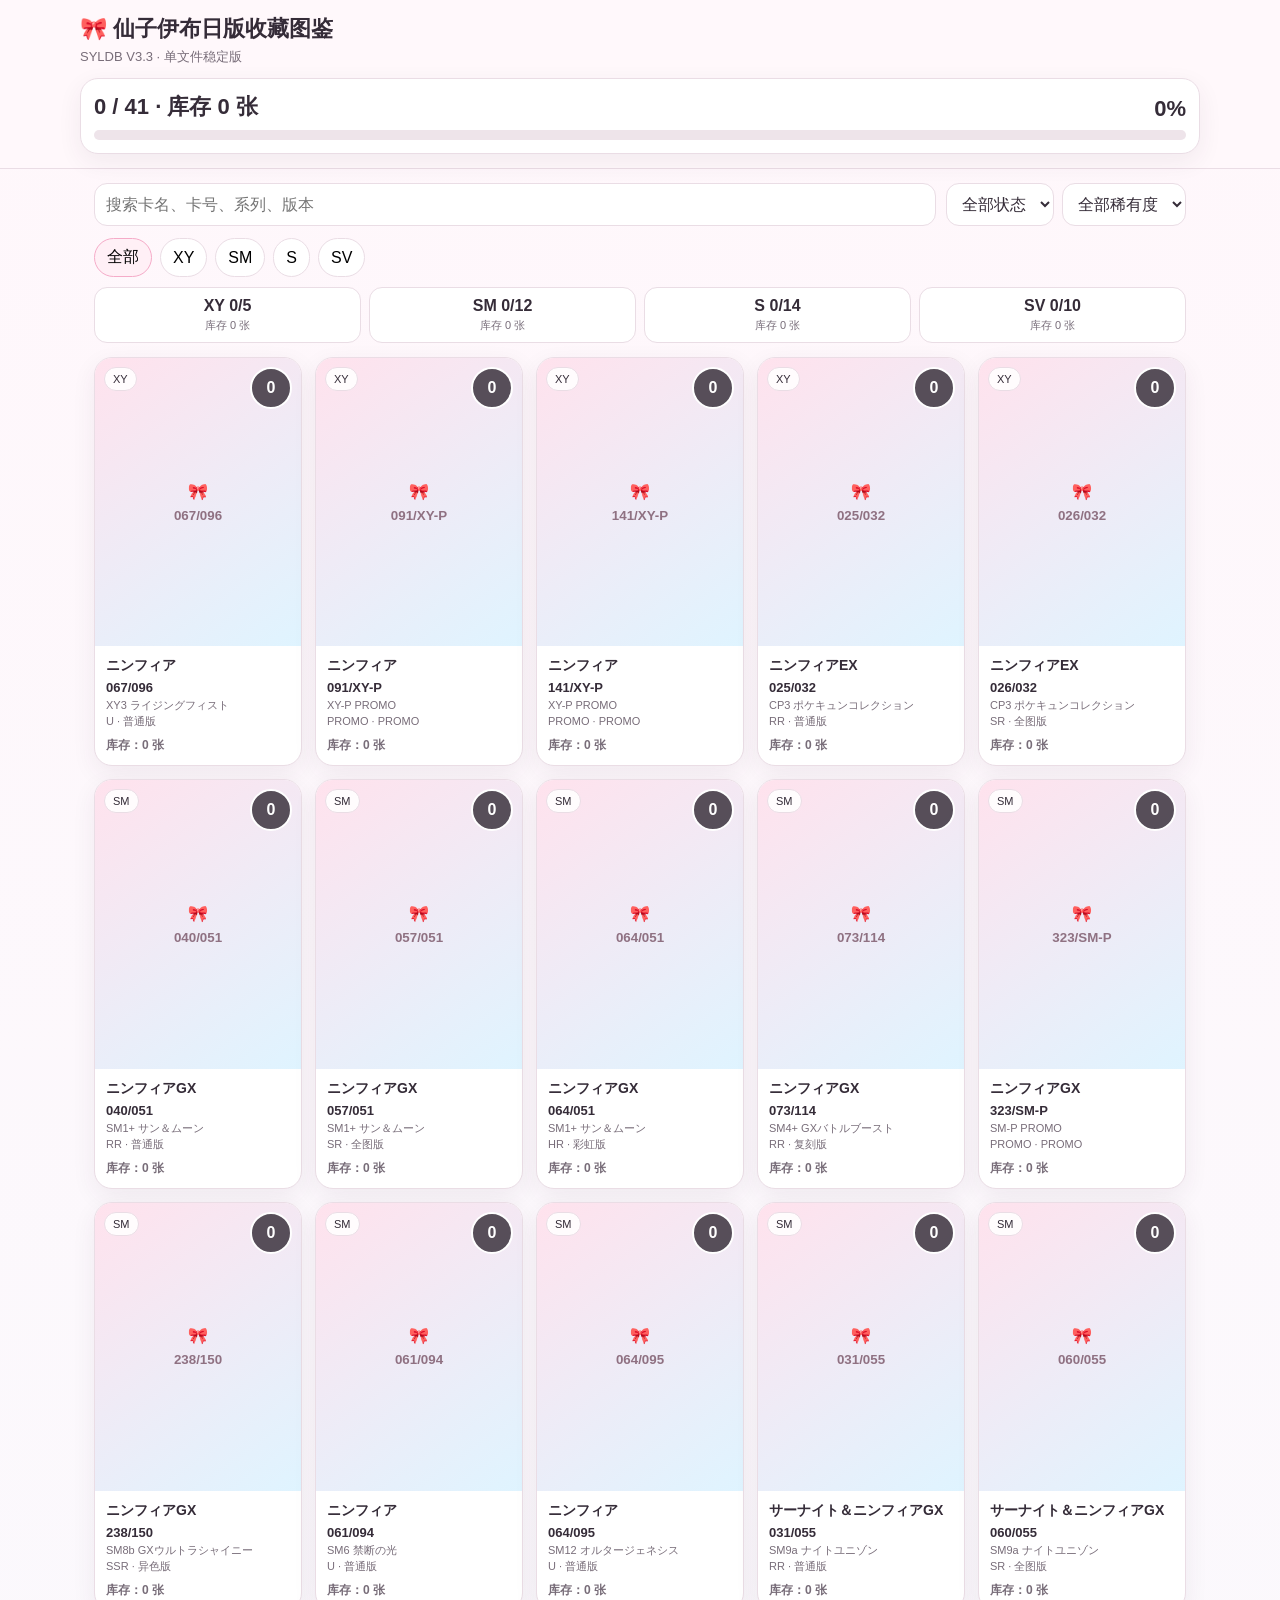
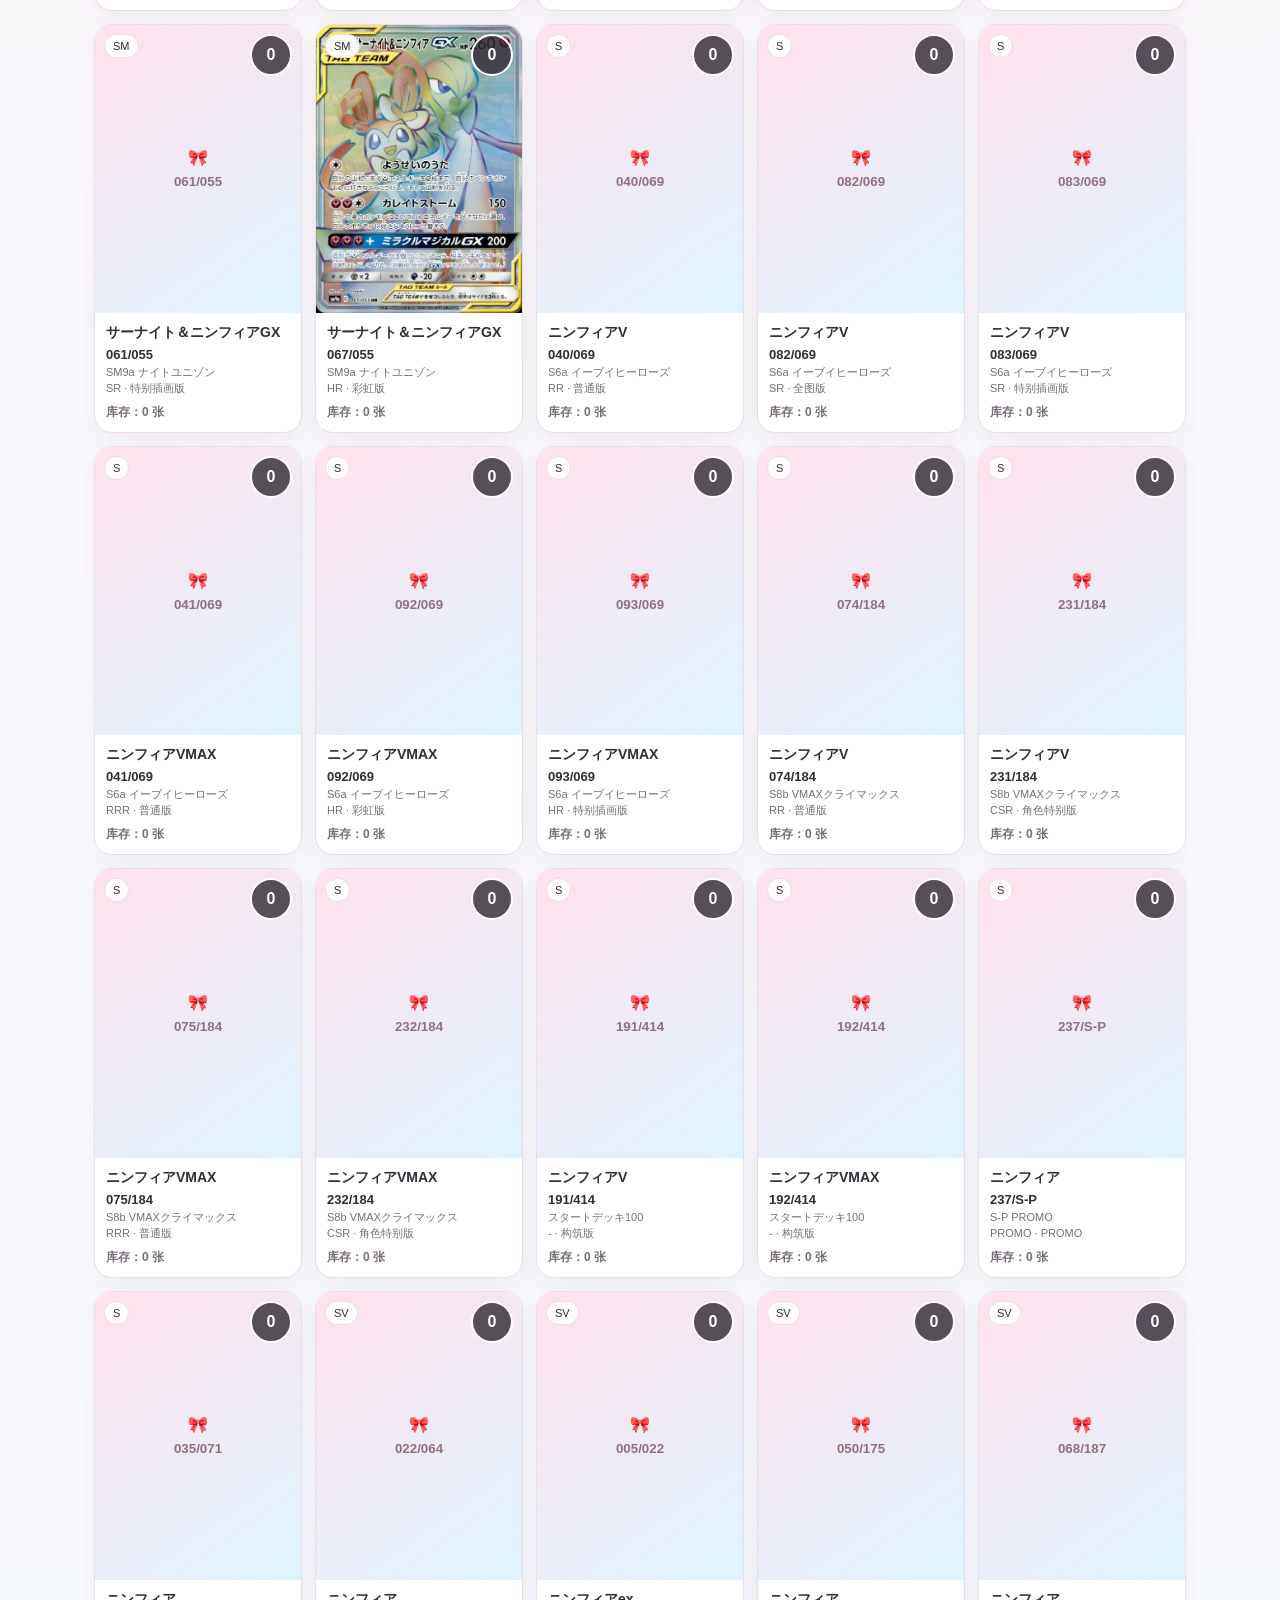
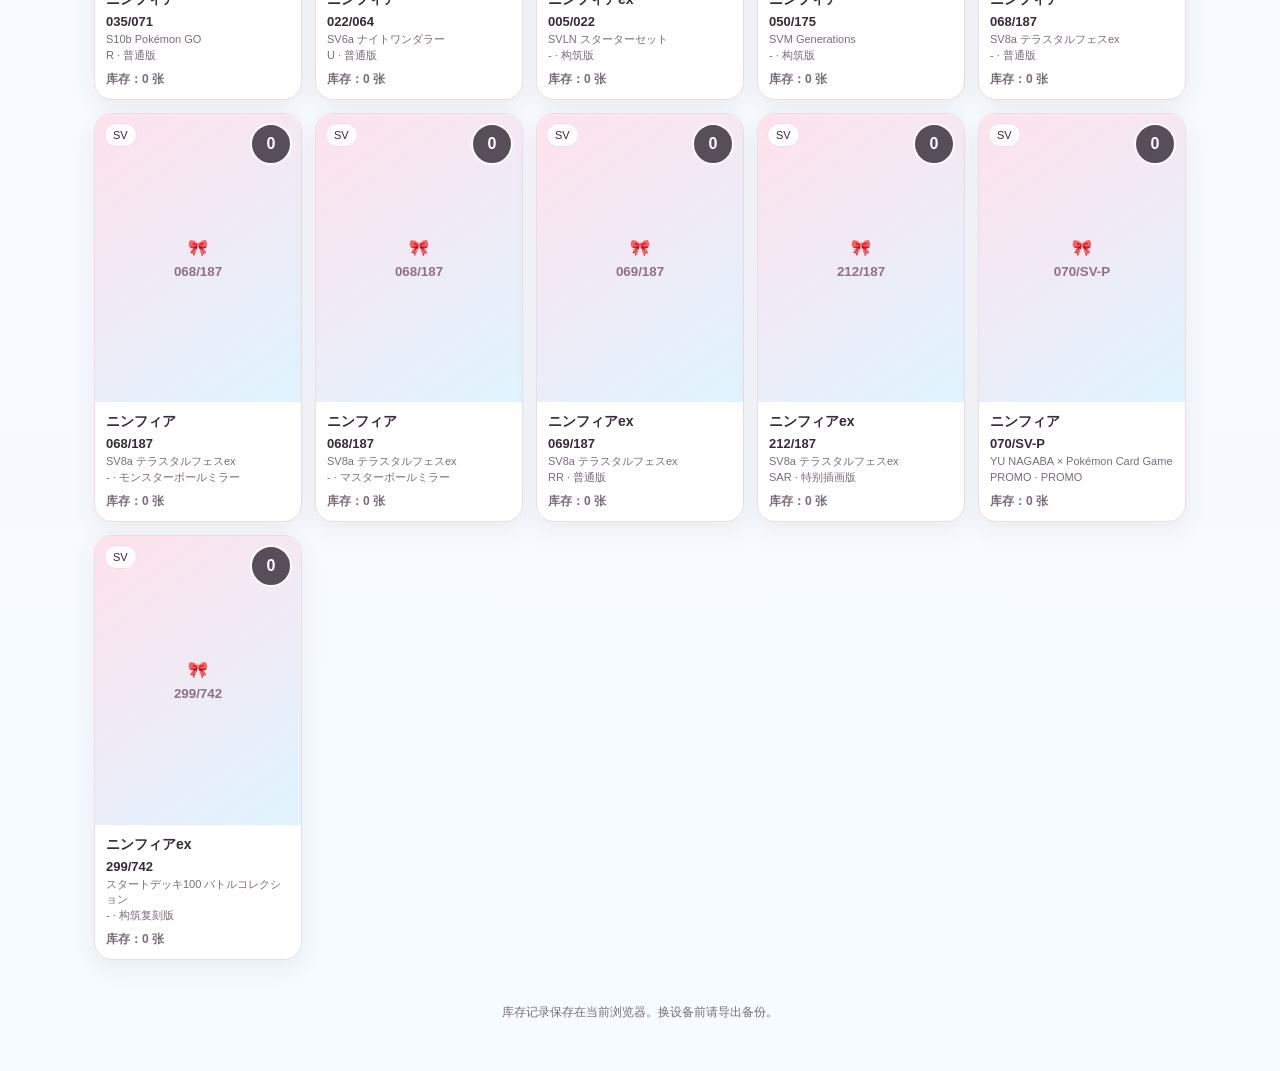
<file: index.html>
<!doctype html>
<html lang="zh-CN">
<head>
<meta charset="utf-8">
<meta name="viewport" content="width=device-width,initial-scale=1,viewport-fit=cover">
<meta name="theme-color" content="#f5abc8">
<title>仙子伊布日版收藏图鉴</title>
<style>
:root{--pink:#f5abc8;--pink-soft:#fff0f6;--blue:#8fd0ec;--ink:#352c38;--muted:#786d79;--line:#eadde5;--bg:#fff8fb;--ok:#3ca66a}
*{box-sizing:border-box}
html,body{margin:0;min-height:100%;font-family:-apple-system,BlinkMacSystemFont,"Segoe UI","Noto Sans SC",sans-serif;background:linear-gradient(180deg,#fff7fb,#f5fbff);color:var(--ink)}
button,input,select{font:inherit}
header{position:sticky;top:0;z-index:20;padding:14px;background:rgba(255,248,251,.93);backdrop-filter:blur(16px);border-bottom:1px solid var(--line)}
.wrap{max-width:1120px;margin:auto}
h1{font-size:22px;margin:0} .sub{margin:4px 0;color:var(--muted);font-size:13px}
.summary{margin-top:12px;background:white;border:1px solid var(--line);border-radius:18px;padding:13px;box-shadow:0 8px 24px rgba(74,45,66,.07)}
.summary-top{display:flex;justify-content:space-between;align-items:end}
#summaryCount{font-size:22px;font-weight:800} #summaryPercent{font-size:22px;font-weight:800}
.progress{height:10px;background:#eee4ea;border-radius:999px;overflow:hidden;margin-top:8px} .progress div{height:100%;width:0;background:linear-gradient(90deg,var(--pink),var(--blue))}
main{max-width:1120px;margin:auto;padding:14px}
.controls{display:grid;grid-template-columns:1fr auto;gap:10px;margin-bottom:12px}
.controls input,.controls select{border:1px solid var(--line);background:white;border-radius:13px;padding:11px;color:var(--ink)}
.filters{display:flex;gap:8px}
.tabs{display:flex;gap:8px;overflow:auto;padding-bottom:10px} .tab{border:1px solid var(--line);background:white;border-radius:999px;padding:8px 12px;white-space:nowrap} .tab.active{background:var(--pink-soft);border-color:var(--pink)}
.stats{display:grid;grid-template-columns:repeat(4,1fr);gap:8px;margin-bottom:14px} .stat{background:white;border:1px solid var(--line);border-radius:13px;padding:9px;text-align:center} .stat b{display:block} .stat span{font-size:11px;color:var(--muted)}
.grid{display:grid;grid-template-columns:repeat(auto-fill,minmax(185px,1fr));gap:13px}
.card{background:white;border:1px solid var(--line);border-radius:18px;overflow:hidden;box-shadow:0 8px 24px rgba(76,45,68,.07);position:relative;cursor:pointer} .card.owned{outline:3px solid rgba(60,166,106,.45)}
.visual{aspect-ratio:2.5/3.5;background:linear-gradient(145deg,#ffe2ed,#dff4ff);display:grid;place-items:center;position:relative;overflow:hidden}
.visual img{position:absolute;inset:0;width:100%;height:100%;object-fit:contain}
.placeholder{text-align:center;font-weight:800;color:#8f7182} .placeholder small{display:block;margin-top:7px}
.badge{position:absolute;top:9px;left:9px;padding:5px 8px;background:rgba(255,255,255,.9);border:1px solid var(--line);border-radius:999px;font-size:11px;z-index:2}
.stock-badge{position:absolute;top:9px;right:9px;width:42px;height:42px;border-radius:50%;border:2px solid white;background:rgba(53,44,56,.82);color:white;font-weight:800;z-index:3}
.card.owned .stock-badge{background:var(--ok)}
.body{padding:11px} .name{font-size:14px;font-weight:800} .number{font-size:13px;font-weight:700;margin-top:5px} .meta{font-size:11px;color:var(--muted);line-height:1.45;margin-top:3px} .stock-text{margin-top:7px;font-size:12px;font-weight:700;color:var(--ok)} .stock-text.zero{color:var(--muted)}
.modal{position:fixed;inset:0;z-index:999;background:rgba(38,26,37,.52);display:grid;place-items:center;padding:16px}
.modal[hidden]{display:none}
.panel{position:relative;width:min(620px,96vw);max-height:94vh;overflow:auto;background:white;border-radius:24px;padding:18px;box-shadow:0 30px 80px rgba(0,0,0,.28)}
.close{position:absolute;top:12px;right:12px;z-index:10000;width:46px;height:46px;border-radius:50%;border:1px solid rgba(0,0,0,.08);background:white;box-shadow:0 8px 24px rgba(0,0,0,.18);font-size:28px;line-height:1;display:grid;place-items:center;cursor:pointer}
.stage{perspective:1200px;display:grid;place-items:center;padding:8px 0 14px}
.float-card{position:relative;width:min(380px,78vw);aspect-ratio:2.5/3.5;transform-style:preserve-3d;transition:transform .2s ease;filter:drop-shadow(0 26px 32px rgba(57,35,53,.32));border-radius:18px}
.float-card.active{transition:none}
.float-card img{width:100%;height:100%;object-fit:contain;border-radius:18px;display:block}
.glare{position:absolute;inset:0;border-radius:18px;pointer-events:none;background:radial-gradient(circle at var(--gx,50%) var(--gy,50%),rgba(255,255,255,.45),rgba(255,255,255,.08) 22%,transparent 48%);mix-blend-mode:screen;opacity:.75}
.detail-title{margin:4px 0} .detail-number{font-weight:800}
dl{display:grid;grid-template-columns:auto 1fr;gap:8px 14px;font-size:14px} dt{color:var(--muted)} dd{margin:0}
.inventory{margin-top:16px;border:1px solid var(--line);background:#fff8fb;border-radius:16px;padding:14px}
.inventory-label{text-align:center;font-size:13px;color:var(--muted);margin-bottom:10px}
.inventory-controls{display:grid;grid-template-columns:54px 1fr 54px;align-items:center;gap:12px}
.stock-btn{width:54px;height:54px;border-radius:50%;border:1px solid var(--line);background:white;font-size:28px} #modalStock{text-align:center;font-size:34px;font-weight:800}
footer{text-align:center;padding:30px 15px 50px;color:var(--muted);font-size:12px}
@media(max-width:720px){.controls{grid-template-columns:1fr}.filters{display:grid;grid-template-columns:1fr 1fr}.stats{grid-template-columns:repeat(2,1fr)}.grid{grid-template-columns:repeat(2,minmax(0,1fr));gap:10px}.modal{padding:0;align-items:end}.panel{width:100%;max-height:97vh;border-radius:24px 24px 0 0}.float-card{width:min(360px,82vw)}}
</style>
</head>
<body>
<header><div class="wrap">
<h1>🎀 仙子伊布日版收藏图鉴</h1><div class="sub">SYLDB V3.3 · 单文件稳定版</div>
<div class="summary"><div class="summary-top"><div id="summaryCount">0 / 0</div><div id="summaryPercent">0%</div></div><div class="progress"><div id="bar"></div></div></div>
</div></header>
<main>
<div class="controls"><input id="search" placeholder="搜索卡名、卡号、系列、版本"><div class="filters"><select id="status"><option value="all">全部状态</option><option value="owned">有库存</option><option value="missing">无库存</option></select><select id="rarity"><option value="all">全部稀有度</option></select></div></div>
<div id="tabs" class="tabs"></div><div id="stats" class="stats"></div><section id="grid" class="grid"></section>
</main>
<div id="modal" class="modal" hidden>
<div class="panel" id="panel">
<button id="closeBtn" class="close" type="button" aria-label="关闭">×</button>
<div class="stage"><div id="floatCard" class="float-card"><img id="modalImg"><div class="glare"></div></div></div>
<h2 id="modalName" class="detail-title"></h2><div id="modalNumber" class="detail-number"></div><dl id="meta"></dl>
<div class="inventory"><div class="inventory-label">当前库存</div><div class="inventory-controls"><button id="minus" class="stock-btn">−</button><div id="modalStock">0</div><button id="plus" class="stock-btn">＋</button></div></div>
</div></div>
<footer>库存记录保存在当前浏览器。换设备前请导出备份。</footer>
<script>
const CARDS=[{"id": "SYL-0001", "era": "XY", "name_ja": "ニンフィア", "card_number": "067/096", "set_name": "XY3 ライジングフィスト", "rarity": "U", "variant": "普通版", "is_promo": "否", "is_pokeball_mirror": "否", "is_masterball_mirror": "否", "is_first_edition_split": "否", "source_url": "https://www.pokemon-card.com/card-search/details.php/card/30442", "owned": false, "notes": "", "image_url": "https://www.pokemon-card.com/assets/images/card_images/large/XY3/030442_P_NINFIA.jpg", "release_date": ""}, {"id": "SYL-0002", "era": "XY", "name_ja": "ニンフィア", "card_number": "091/XY-P", "set_name": "XY-P PROMO", "rarity": "PROMO", "variant": "PROMO", "is_promo": "是", "is_pokeball_mirror": "否", "is_masterball_mirror": "否", "is_first_edition_split": "否", "source_url": "", "owned": false, "notes": "", "image_url": "https://www.pokemon-card.com/assets/images/card_images/large/XYP/030656_P_NINFIA.jpg", "release_date": ""}, {"id": "SYL-0003", "era": "XY", "name_ja": "ニンフィア", "card_number": "141/XY-P", "set_name": "XY-P PROMO", "rarity": "PROMO", "variant": "PROMO", "is_promo": "是", "is_pokeball_mirror": "否", "is_masterball_mirror": "否", "is_first_edition_split": "否", "source_url": "", "owned": false, "notes": "", "image_url": "https://www.pokemon-card.com/assets/images/card_images/large/XYP/031088_P_NINFIA.jpg", "release_date": ""}, {"id": "SYL-0006", "era": "XY", "name_ja": "ニンフィアEX", "card_number": "025/032", "set_name": "CP3 ポケキュンコレクション", "rarity": "RR", "variant": "普通版", "is_promo": "否", "is_pokeball_mirror": "否", "is_masterball_mirror": "否", "is_first_edition_split": "否", "source_url": "", "owned": false, "notes": "", "image_url": "https://www.pokemon-card.com/assets/images/card_images/large/CP3/031625_P_NINFIAEX.jpg", "release_date": ""}, {"id": "SYL-0007", "era": "XY", "name_ja": "ニンフィアEX", "card_number": "026/032", "set_name": "CP3 ポケキュンコレクション", "rarity": "SR", "variant": "全图版", "is_promo": "否", "is_pokeball_mirror": "否", "is_masterball_mirror": "否", "is_first_edition_split": "否", "source_url": "", "owned": false, "notes": "", "image_url": "https://www.pokemon-card.com/assets/images/card_images/large/CP3/031626_P_NINFIAEX.jpg", "release_date": ""}, {"id": "SYL-0008", "era": "SM", "name_ja": "ニンフィアGX", "card_number": "040/051", "set_name": "SM1+ サン＆ムーン", "rarity": "RR", "variant": "普通版", "is_promo": "否", "is_pokeball_mirror": "否", "is_masterball_mirror": "否", "is_first_edition_split": "否", "source_url": "", "owned": false, "notes": "", "image_url": "https://www.pokemon-card.com/assets/images/card_images/large/SM1p/033269_P_NINFIAGX.jpg", "release_date": ""}, {"id": "SYL-0009", "era": "SM", "name_ja": "ニンフィアGX", "card_number": "057/051", "set_name": "SM1+ サン＆ムーン", "rarity": "SR", "variant": "全图版", "is_promo": "否", "is_pokeball_mirror": "否", "is_masterball_mirror": "否", "is_first_edition_split": "否", "source_url": "", "owned": false, "notes": "", "image_url": "https://www.pokemon-card.com/assets/images/card_images/large/SM1p/035628_P_NINFIAGX.jpg", "release_date": ""}, {"id": "SYL-0010", "era": "SM", "name_ja": "ニンフィアGX", "card_number": "064/051", "set_name": "SM1+ サン＆ムーン", "rarity": "HR", "variant": "彩虹版", "is_promo": "否", "is_pokeball_mirror": "否", "is_masterball_mirror": "否", "is_first_edition_split": "否", "source_url": "", "owned": false, "notes": "", "image_url": "https://www.hareruya2.com/cdn/shop/products/gxhr064051sm1p-2-8750547.jpg?v=1784224094&width=1946", "release_date": ""}, {"id": "SYL-0011", "era": "SM", "name_ja": "ニンフィアGX", "card_number": "073/114", "set_name": "SM4+ GXバトルブースト", "rarity": "RR", "variant": "复刻版", "is_promo": "否", "is_pokeball_mirror": "否", "is_masterball_mirror": "否", "is_first_edition_split": "否", "source_url": "", "owned": false, "notes": "", "image_url": "https://www.pokemon-card.com/assets/images/card_images/large/SM4p/034301_P_NINFIAGX.jpg", "release_date": ""}, {"id": "SYL-0012", "era": "SM", "name_ja": "ニンフィアGX", "card_number": "323/SM-P", "set_name": "SM-P PROMO", "rarity": "PROMO", "variant": "PROMO", "is_promo": "是", "is_pokeball_mirror": "否", "is_masterball_mirror": "否", "is_first_edition_split": "否", "source_url": "", "owned": false, "notes": "", "image_url": "https://www.pokemon-card.com/assets/images/card_images/large/SMP/036432_P_NINFIAGX.jpg", "release_date": ""}, {"id": "SYL-0013", "era": "SM", "name_ja": "ニンフィアGX", "card_number": "238/150", "set_name": "SM8b GXウルトラシャイニー", "rarity": "SSR", "variant": "异色版", "is_promo": "否", "is_pokeball_mirror": "否", "is_masterball_mirror": "否", "is_first_edition_split": "否", "source_url": "", "owned": false, "notes": "", "image_url": "https://www.pokemon-card.com/assets/images/card_images/large/SM8b/036127_P_NINFIAGX.jpg", "release_date": ""}, {"id": "SYL-0014", "era": "SM", "name_ja": "ニンフィア", "card_number": "061/094", "set_name": "SM6 禁断の光", "rarity": "U", "variant": "普通版", "is_promo": "否", "is_pokeball_mirror": "否", "is_masterball_mirror": "否", "is_first_edition_split": "否", "source_url": "", "owned": false, "notes": "", "image_url": "https://www.pokemon-card.com/assets/images/card_images/large/SM6/034735_P_NINFIA.jpg", "release_date": ""}, {"id": "SYL-0015", "era": "SM", "name_ja": "ニンフィア", "card_number": "064/095", "set_name": "SM12 オルタージェネシス", "rarity": "U", "variant": "普通版", "is_promo": "否", "is_pokeball_mirror": "否", "is_masterball_mirror": "否", "is_first_edition_split": "否", "source_url": "", "owned": false, "notes": "", "image_url": "https://www.pokemon-card.com/assets/images/card_images/large/SM12/037128_P_NINFIA.jpg", "release_date": ""}, {"id": "SYL-0016", "era": "SM", "name_ja": "サーナイト＆ニンフィアGX", "card_number": "031/055", "set_name": "SM9a ナイトユニゾン", "rarity": "RR", "variant": "普通版", "is_promo": "否", "is_pokeball_mirror": "否", "is_masterball_mirror": "否", "is_first_edition_split": "否", "source_url": "https://www.pokemon-card.com/card-search/details.php/card/36176", "owned": false, "notes": "", "image_url": "https://www.pokemon-card.com/assets/images/card_images/large/SM9a/036176_P_SANAITONINFIAGX.jpg", "release_date": ""}, {"id": "SYL-0017", "era": "SM", "name_ja": "サーナイト＆ニンフィアGX", "card_number": "060/055", "set_name": "SM9a ナイトユニゾン", "rarity": "SR", "variant": "全图版", "is_promo": "否", "is_pokeball_mirror": "否", "is_masterball_mirror": "否", "is_first_edition_split": "否", "source_url": "", "owned": false, "notes": "", "image_url": "https://www.pokemon-card.com/assets/images/card_images/large/SM9a/036316_P_SANAITONINFIAGX.jpg", "release_date": ""}, {"id": "SYL-0018", "era": "SM", "name_ja": "サーナイト＆ニンフィアGX", "card_number": "061/055", "set_name": "SM9a ナイトユニゾン", "rarity": "SR", "variant": "特别插画版", "is_promo": "否", "is_pokeball_mirror": "否", "is_masterball_mirror": "否", "is_first_edition_split": "否", "source_url": "https://www.pokemon-card.com/card-search/details.php/card/36317", "owned": false, "notes": "", "image_url": "https://www.pokemon-card.com/assets/images/card_images/large/SM9a/036317_P_SANAITONINFIAGX.jpg", "release_date": ""}, {"id": "SYL-0019", "era": "SM", "name_ja": "サーナイト＆ニンフィアGX", "card_number": "067/055", "set_name": "SM9a ナイトユニゾン", "rarity": "HR", "variant": "彩虹版", "is_promo": "否", "is_pokeball_mirror": "否", "is_masterball_mirror": "否", "is_first_edition_split": "否", "source_url": "", "owned": false, "notes": "", "image_url": "[data-uri]", "release_date": ""}, {"id": "SYL-0020", "era": "S", "name_ja": "ニンフィアV", "card_number": "040/069", "set_name": "S6a イーブイヒーローズ", "rarity": "RR", "variant": "普通版", "is_promo": "否", "is_pokeball_mirror": "否", "is_masterball_mirror": "否", "is_first_edition_split": "否", "source_url": "", "owned": false, "notes": "", "image_url": "https://www.pokemon-card.com/assets/images/card_images/large/S6a/039624_P_NINFIAV.jpg", "release_date": ""}, {"id": "SYL-0021", "era": "S", "name_ja": "ニンフィアV", "card_number": "082/069", "set_name": "S6a イーブイヒーローズ", "rarity": "SR", "variant": "全图版", "is_promo": "否", "is_pokeball_mirror": "否", "is_masterball_mirror": "否", "is_first_edition_split": "否", "source_url": "", "owned": false, "notes": "", "image_url": "https://www.pokemon-card.com/assets/images/card_images/large/S6a/039894_P_NINFIAV.jpg", "release_date": ""}, {"id": "SYL-0022", "era": "S", "name_ja": "ニンフィアV", "card_number": "083/069", "set_name": "S6a イーブイヒーローズ", "rarity": "SR", "variant": "特别插画版", "is_promo": "否", "is_pokeball_mirror": "否", "is_masterball_mirror": "否", "is_first_edition_split": "否", "source_url": "", "owned": false, "notes": "", "image_url": "https://www.pokemon-card.com/assets/images/card_images/large/S6a/039895_P_NINFIAV.jpg", "release_date": ""}, {"id": "SYL-0023", "era": "S", "name_ja": "ニンフィアVMAX", "card_number": "041/069", "set_name": "S6a イーブイヒーローズ", "rarity": "RRR", "variant": "普通版", "is_promo": "否", "is_pokeball_mirror": "否", "is_masterball_mirror": "否", "is_first_edition_split": "否", "source_url": "", "owned": false, "notes": "", "image_url": "https://www.pokemon-card.com/assets/images/card_images/large/S6a/039625_P_NINFIAVMAX.jpg", "release_date": ""}, {"id": "SYL-0024", "era": "S", "name_ja": "ニンフィアVMAX", "card_number": "092/069", "set_name": "S6a イーブイヒーローズ", "rarity": "HR", "variant": "彩虹版", "is_promo": "否", "is_pokeball_mirror": "否", "is_masterball_mirror": "否", "is_first_edition_split": "否", "source_url": "", "owned": false, "notes": "", "image_url": "https://pokemon.fukufukutoreka.com/html/upload/save_image/0516142542_664598d651fcc.jpg", "release_date": ""}, {"id": "SYL-0025", "era": "S", "name_ja": "ニンフィアVMAX", "card_number": "093/069", "set_name": "S6a イーブイヒーローズ", "rarity": "HR", "variant": "特别插画版", "is_promo": "否", "is_pokeball_mirror": "否", "is_masterball_mirror": "否", "is_first_edition_split": "否", "source_url": "", "owned": false, "notes": "", "image_url": "https://pokemon.fukufukutoreka.com/html/upload/save_image/1002213453_66fd3ded5fd92.jpg", "release_date": ""}, {"id": "SYL-0026", "era": "S", "name_ja": "ニンフィアV", "card_number": "074/184", "set_name": "S8b VMAXクライマックス", "rarity": "RR", "variant": "普通版", "is_promo": "否", "is_pokeball_mirror": "否", "is_masterball_mirror": "否", "is_first_edition_split": "否", "source_url": "https://www.pokemon-card.com/card-search/details.php/card/40223", "owned": false, "notes": "", "image_url": "https://www.pokemon-card.com/assets/images/card_images/large/S8b/040223_P_NINFUIAV.jpg", "release_date": ""}, {"id": "SYL-0027", "era": "S", "name_ja": "ニンフィアV", "card_number": "231/184", "set_name": "S8b VMAXクライマックス", "rarity": "CSR", "variant": "角色特别版", "is_promo": "否", "is_pokeball_mirror": "否", "is_masterball_mirror": "否", "is_first_edition_split": "否", "source_url": "", "owned": false, "notes": "", "image_url": "https://www.pokemon-card.com/assets/images/card_images/large/S8b/041059_P_NINFUIAV.jpg", "release_date": ""}, {"id": "SYL-0028", "era": "S", "name_ja": "ニンフィアVMAX", "card_number": "075/184", "set_name": "S8b VMAXクライマックス", "rarity": "RRR", "variant": "普通版", "is_promo": "否", "is_pokeball_mirror": "否", "is_masterball_mirror": "否", "is_first_edition_split": "否", "source_url": "", "owned": false, "notes": "", "image_url": "https://www.pokemon-card.com/assets/images/card_images/large/S8b/040224_P_NINFUIAVMAX.jpg", "release_date": ""}, {"id": "SYL-0029", "era": "S", "name_ja": "ニンフィアVMAX", "card_number": "232/184", "set_name": "S8b VMAXクライマックス", "rarity": "CSR", "variant": "角色特别版", "is_promo": "否", "is_pokeball_mirror": "否", "is_masterball_mirror": "否", "is_first_edition_split": "否", "source_url": "", "owned": false, "notes": "", "image_url": "https://www.pokemon-card.com/assets/images/card_images/large/S8b/041060_P_NINFUIAVMAX.jpg", "release_date": ""}, {"id": "SYL-0030", "era": "S", "name_ja": "ニンフィアV", "card_number": "191/414", "set_name": "スタートデッキ100", "rarity": "-", "variant": "构筑版", "is_promo": "否", "is_pokeball_mirror": "否", "is_masterball_mirror": "否", "is_first_edition_split": "否", "source_url": "", "owned": false, "notes": "", "image_url": "https://www.pokemon-card.com/assets/images/card_images/large/SI/040672_P_NINFUIAV.jpg", "release_date": ""}, {"id": "SYL-0031", "era": "S", "name_ja": "ニンフィアVMAX", "card_number": "192/414", "set_name": "スタートデッキ100", "rarity": "-", "variant": "构筑版", "is_promo": "否", "is_pokeball_mirror": "否", "is_masterball_mirror": "否", "is_first_edition_split": "否", "source_url": "", "owned": false, "notes": "", "image_url": "https://www.pokemon-card.com/assets/images/card_images/large/SI/040398_P_NINFUIAVMAX.jpg", "release_date": ""}, {"id": "SYL-0032", "era": "S", "name_ja": "ニンフィア", "card_number": "237/S-P", "set_name": "S-P PROMO", "rarity": "PROMO", "variant": "PROMO", "is_promo": "是", "is_pokeball_mirror": "否", "is_masterball_mirror": "否", "is_first_edition_split": "否", "source_url": "", "owned": false, "notes": "", "image_url": "https://www.pokemon-card.com/assets/images/card_images/large/S-P/040148_P_NINFUIA.jpg", "release_date": ""}, {"id": "SYL-0033", "era": "S", "name_ja": "ニンフィア", "card_number": "035/071", "set_name": "S10b Pokémon GO", "rarity": "R", "variant": "普通版", "is_promo": "否", "is_pokeball_mirror": "否", "is_masterball_mirror": "否", "is_first_edition_split": "否", "source_url": "", "owned": false, "notes": "", "image_url": "https://www.pokemon-card.com/assets/images/card_images/large/S10b/041716_P_NINFUIA.jpg", "release_date": ""}, {"id": "SYL-0034", "era": "SV", "name_ja": "ニンフィア", "card_number": "022/064", "set_name": "SV6a ナイトワンダラー", "rarity": "U", "variant": "普通版", "is_promo": "否", "is_pokeball_mirror": "否", "is_masterball_mirror": "否", "is_first_edition_split": "否", "source_url": "", "owned": false, "notes": "", "image_url": "https://www.pokemon-card.com/assets/images/card_images/large/SV6a/045897_P_NINFUIA.jpg", "release_date": ""}, {"id": "SYL-0035", "era": "SV", "name_ja": "ニンフィアex", "card_number": "005/022", "set_name": "SVLN スターターセット", "rarity": "-", "variant": "构筑版", "is_promo": "否", "is_pokeball_mirror": "否", "is_masterball_mirror": "否", "is_first_edition_split": "否", "source_url": "https://www.pokemon-card.com/card-search/details.php/card/46210", "owned": false, "notes": "", "image_url": "https://www.pokemon-card.com/assets/images/card_images/large/SVLN/046210_P_NINFUIAEX.jpg", "release_date": ""}, {"id": "SYL-0036", "era": "SV", "name_ja": "ニンフィア", "card_number": "050/175", "set_name": "SVM Generations", "rarity": "-", "variant": "构筑版", "is_promo": "否", "is_pokeball_mirror": "否", "is_masterball_mirror": "否", "is_first_edition_split": "否", "source_url": "https://www.pokemon-card.com/card-search/details.php/card/46504", "owned": false, "notes": "", "image_url": "https://www.pokemon-card.com/assets/images/card_images/large/SVM/046504_P_NINFUIA.jpg", "release_date": ""}, {"id": "SYL-0037", "era": "SV", "name_ja": "ニンフィア", "card_number": "068/187", "set_name": "SV8a テラスタルフェスex", "rarity": "-", "variant": "普通版", "is_promo": "否", "is_pokeball_mirror": "否", "is_masterball_mirror": "否", "is_first_edition_split": "否", "source_url": "https://www.pokemon-card.com/card-search/details.php/card/46898", "owned": false, "notes": "", "image_url": "https://www.pokemon-card.com/assets/images/card_images/large/SV8a/046898_P_NINFUIA.jpg", "release_date": ""}, {"id": "SYL-0038", "era": "SV", "name_ja": "ニンフィア", "card_number": "068/187", "set_name": "SV8a テラスタルフェスex", "rarity": "-", "variant": "モンスターボールミラー", "is_promo": "否", "is_pokeball_mirror": "是", "is_masterball_mirror": "否", "is_first_edition_split": "否", "source_url": "", "owned": false, "notes": "", "image_url": "https://www.pokemon-card.com/assets/images/card_images/large/SV8a/046898_P_NINFUIA.jpg", "release_date": ""}, {"id": "SYL-0039", "era": "SV", "name_ja": "ニンフィア", "card_number": "068/187", "set_name": "SV8a テラスタルフェスex", "rarity": "-", "variant": "マスターボールミラー", "is_promo": "否", "is_pokeball_mirror": "否", "is_masterball_mirror": "是", "is_first_edition_split": "否", "source_url": "https://www.cardrush-pokemon.jp/product/61894", "owned": false, "notes": "", "image_url": "https://www.pokemon-card.com/assets/images/card_images/large/SV8a/046898_P_NINFUIA.jpg", "release_date": ""}, {"id": "SYL-0040", "era": "SV", "name_ja": "ニンフィアex", "card_number": "069/187", "set_name": "SV8a テラスタルフェスex", "rarity": "RR", "variant": "普通版", "is_promo": "否", "is_pokeball_mirror": "否", "is_masterball_mirror": "否", "is_first_edition_split": "否", "source_url": "", "owned": false, "notes": "", "image_url": "https://pokemon.fukufukutoreka.com/html/upload/save_image/046730_P_NINFUIAEX.jpg", "release_date": ""}, {"id": "SYL-0041", "era": "SV", "name_ja": "ニンフィアex", "card_number": "212/187", "set_name": "SV8a テラスタルフェスex", "rarity": "SAR", "variant": "特别插画版", "is_promo": "否", "is_pokeball_mirror": "否", "is_masterball_mirror": "否", "is_first_edition_split": "否", "source_url": "", "owned": false, "notes": "", "image_url": "https://www.pokemon-card.com/assets/images/card_images/large/SV8a/047133_P_NINFUIAEX.jpg", "release_date": ""}, {"id": "SYL-0042", "era": "SV", "name_ja": "ニンフィア", "card_number": "070/SV-P", "set_name": "YU NAGABA × Pokémon Card Game", "rarity": "PROMO", "variant": "PROMO", "is_promo": "是", "is_pokeball_mirror": "否", "is_masterball_mirror": "否", "is_first_edition_split": "否", "source_url": "https://www.pokemon-card.com/card-search/details.php/card/43699", "owned": false, "notes": "", "image_url": "https://www.pokemon-card.com/assets/images/card_images/large/SV-P/043699_P_NINFUIA.jpg", "release_date": ""}, {"id": "SYL-0043", "era": "SV", "name_ja": "ニンフィアex", "card_number": "299/742", "set_name": "スタートデッキ100 バトルコレクション", "rarity": "-", "variant": "构筑复刻版", "is_promo": "否", "is_pokeball_mirror": "否", "is_masterball_mirror": "否", "is_first_edition_split": "否", "source_url": "https://www.pokemon-card.com/card-search/details.php/card/49015", "owned": false, "notes": "", "image_url": "https://www.pokemon-card.com/assets/images/card_images/large/MC/049015_P_NINFUIAEX.jpg", "release_date": ""}];
const STOCK_KEY='syldb-stock-v3';
const stock=JSON.parse(localStorage.getItem(STOCK_KEY)||'{}');
let activeEra='全部',selected=null;
const $=s=>document.querySelector(s),qty=id=>Math.max(0,Number(stock[id]||0)),owned=c=>qty(c.id)>0,save=()=>localStorage.setItem(STOCK_KEY,JSON.stringify(stock));
function esc(v){return String(v??'').replace(/[&<>"']/g,m=>({'&':'&amp;','<':'&lt;','>':'&gt;','"':'&quot;',"'":'&#39;'}[m]))}
function init(){const rs=[...new Set(CARDS.map(c=>c.rarity).filter(Boolean))].sort();$('#rarity').innerHTML='<option value="all">全部稀有度</option>'+rs.map(r=>`<option>${esc(r)}</option>`).join('');bind();render()}
function filtered(){const q=$('#search').value.trim().toLowerCase(),st=$('#status').value,ra=$('#rarity').value;return CARDS.filter(c=>{const h=`${c.name_ja} ${c.card_number} ${c.set_name} ${c.variant} ${c.rarity}`.toLowerCase();return(!q||h.includes(q))&&(activeEra==='全部'||c.era===activeEra)&&(st==='all'||(st==='owned'&&owned(c))||(st==='missing'&&!owned(c)))&&(ra==='all'||c.rarity===ra)})}
function render(){const eras=['全部',...new Set(CARDS.map(c=>c.era))];$('#tabs').innerHTML=eras.map(e=>`<button class="tab ${e===activeEra?'active':''}" data-e="${e}">${e}</button>`).join('');document.querySelectorAll('.tab').forEach(b=>b.onclick=()=>{activeEra=b.dataset.e;render()});$('#stats').innerHTML=[...new Set(CARDS.map(c=>c.era))].map(e=>{const g=CARDS.filter(c=>c.era===e);return`<div class="stat"><b>${e} ${g.filter(owned).length}/${g.length}</b><span>库存 ${g.reduce((s,c)=>s+qty(c.id),0)} 张</span></div>`}).join('');const arr=filtered();$('#grid').innerHTML=arr.map(c=>`<article class="card ${owned(c)?'owned':''}" data-id="${c.id}"><div class="visual">${c.image_url?`<img loading="lazy" src="${esc(c.image_url)}" onload="this.nextElementSibling.hidden=true" onerror="this.remove()">`:''}<div class="placeholder">🎀<small>${esc(c.card_number)}</small></div><span class="badge">${esc(c.era)}</span><button class="stock-badge" data-plus="${c.id}">${qty(c.id)}</button></div><div class="body"><div class="name">${esc(c.name_ja)}</div><div class="number">${esc(c.card_number)}</div><div class="meta">${esc(c.set_name)}<br>${esc(c.rarity||'—')} · ${esc(c.variant||'普通版')}</div><div class="stock-text ${qty(c.id)===0?'zero':''}">库存：${qty(c.id)} 张</div></div></article>`).join('');document.querySelectorAll('[data-plus]').forEach(b=>b.onclick=e=>{e.stopPropagation();change(b.dataset.plus,1)});document.querySelectorAll('.card').forEach(c=>c.onclick=()=>openCard(c.dataset.id));const kinds=CARDS.filter(owned).length,total=CARDS.length,all=CARDS.reduce((s,c)=>s+qty(c.id),0),p=total?Math.round(kinds/total*100):0;$('#summaryCount').textContent=`${kinds} / ${total} · 库存 ${all} 张`;$('#summaryPercent').textContent=p+'%';$('#bar').style.width=p+'%'}
function change(id,d){stock[id]=Math.max(0,qty(id)+d);if(!stock[id])delete stock[id];save();render();if(selected&&selected.id===id)$('#modalStock').textContent=qty(id)}
function openCard(id){selected=CARDS.find(c=>c.id===id);$('#modalImg').src=selected.image_url;$('#modalName').textContent=selected.name_ja;$('#modalNumber').textContent=selected.card_number;$('#meta').innerHTML=[['时代',selected.era],['系列',selected.set_name],['稀有度',selected.rarity||'—'],['版本',selected.variant||'普通版'],['数据库ID',selected.id]].map(([k,v])=>`<dt>${k}</dt><dd>${esc(v)}</dd>`).join('');$('#modalStock').textContent=qty(id);$('#modal').hidden=false;requestAnimationFrame(bindTilt)}
function closeModal(e){if(e){e.preventDefault();e.stopPropagation()}$('#modal').hidden=true;selected=null}
function bindTilt(){const c=$('#floatCard');const reset=()=>{c.classList.remove('active');c.style.transform='rotateX(0) rotateY(0) translateZ(0)';c.style.setProperty('--gx','50%');c.style.setProperty('--gy','50%')};const move=(x,y)=>{const r=c.getBoundingClientRect(),px=Math.max(0,Math.min(1,(x-r.left)/r.width)),py=Math.max(0,Math.min(1,(y-r.top)/r.height));c.classList.add('active');c.style.transform=`rotateX(${(.5-py)*18}deg) rotateY(${(px-.5)*18}deg) translateZ(20px) scale(1.015)`;c.style.setProperty('--gx',px*100+'%');c.style.setProperty('--gy',py*100+'%')};c.onmousemove=e=>move(e.clientX,e.clientY);c.onmouseleave=reset;c.ontouchmove=e=>e.touches[0]&&move(e.touches[0].clientX,e.touches[0].clientY);c.ontouchend=reset}
function bind(){$('#search').oninput=render;$('#status').onchange=render;$('#rarity').onchange=render;$('#plus').onclick=()=>change(selected.id,1);$('#minus').onclick=()=>change(selected.id,-1);$('#closeBtn').addEventListener('click',closeModal,true);$('#closeBtn').addEventListener('touchend',closeModal,true);$('#modal').onclick=e=>{if(e.target.id==='modal')closeModal(e)};$('#panel').onclick=e=>e.stopPropagation()}
init();
</script>
</body></html>
</file>
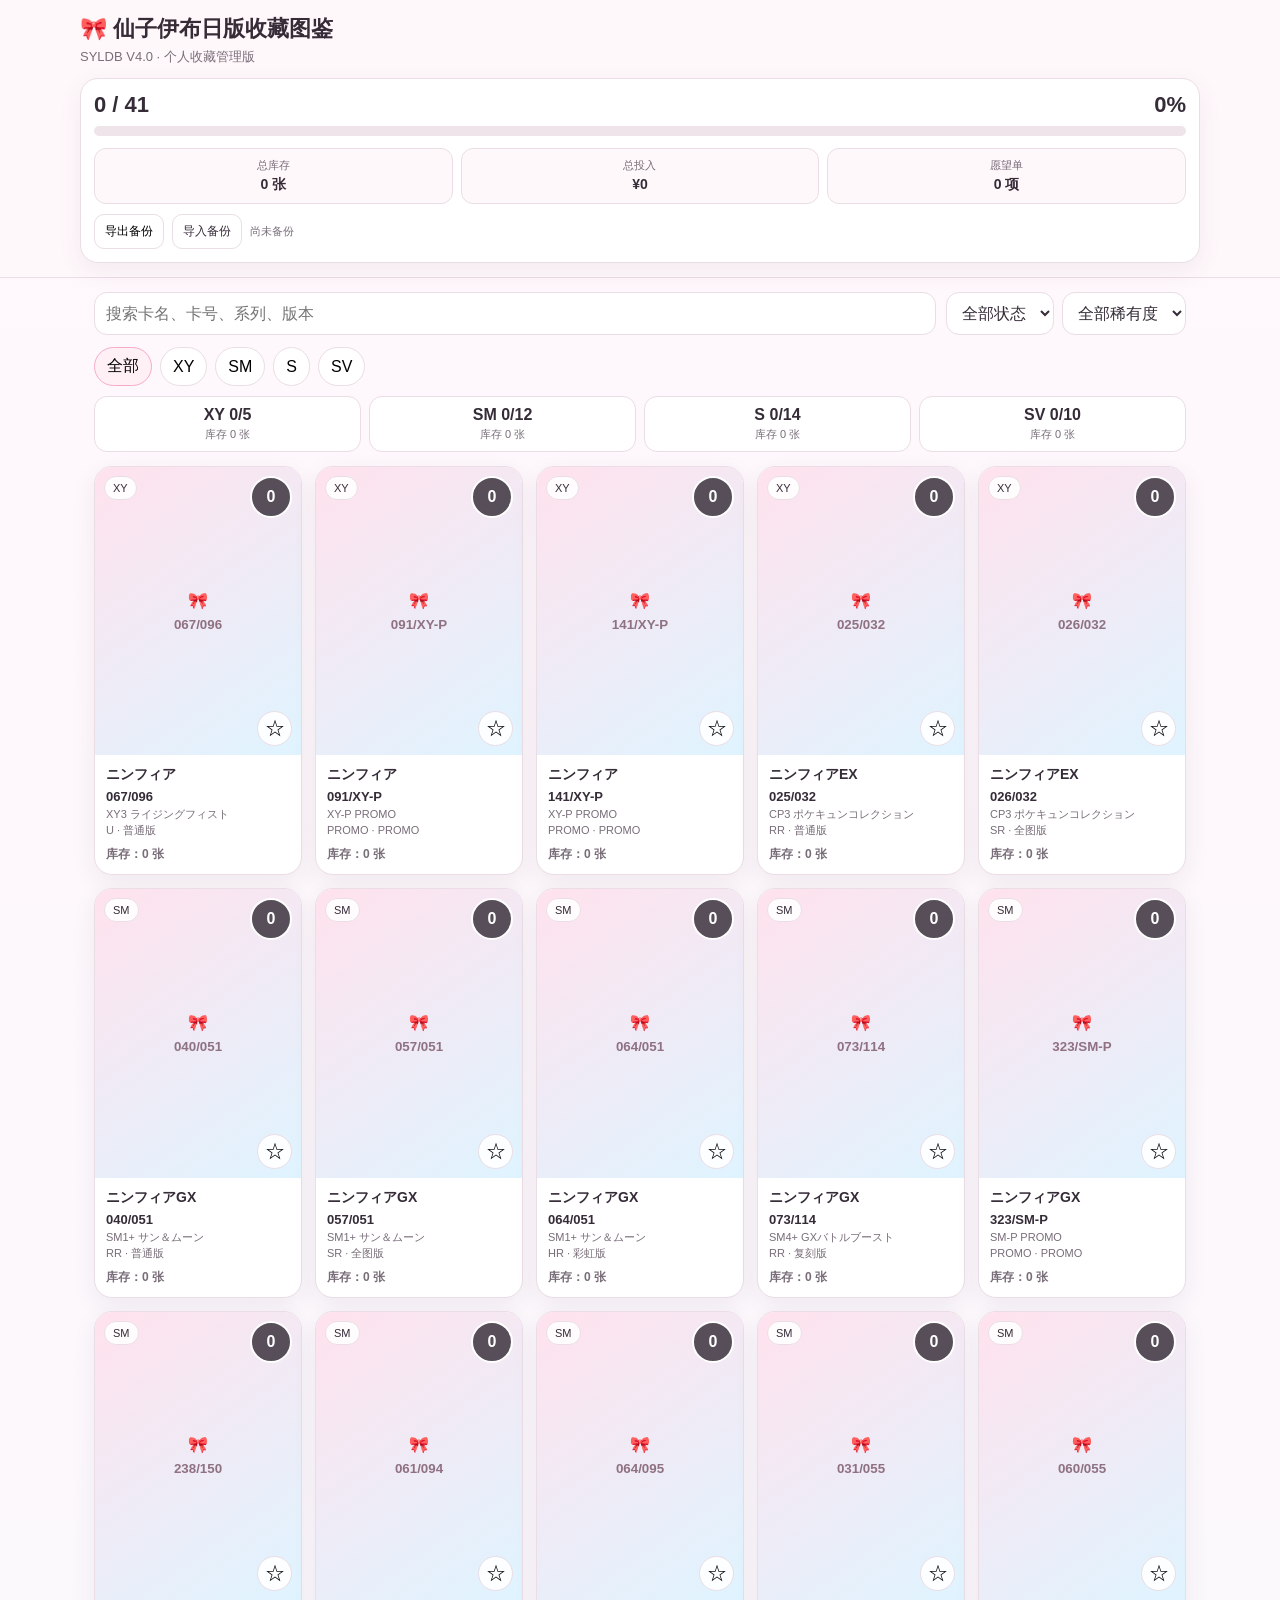
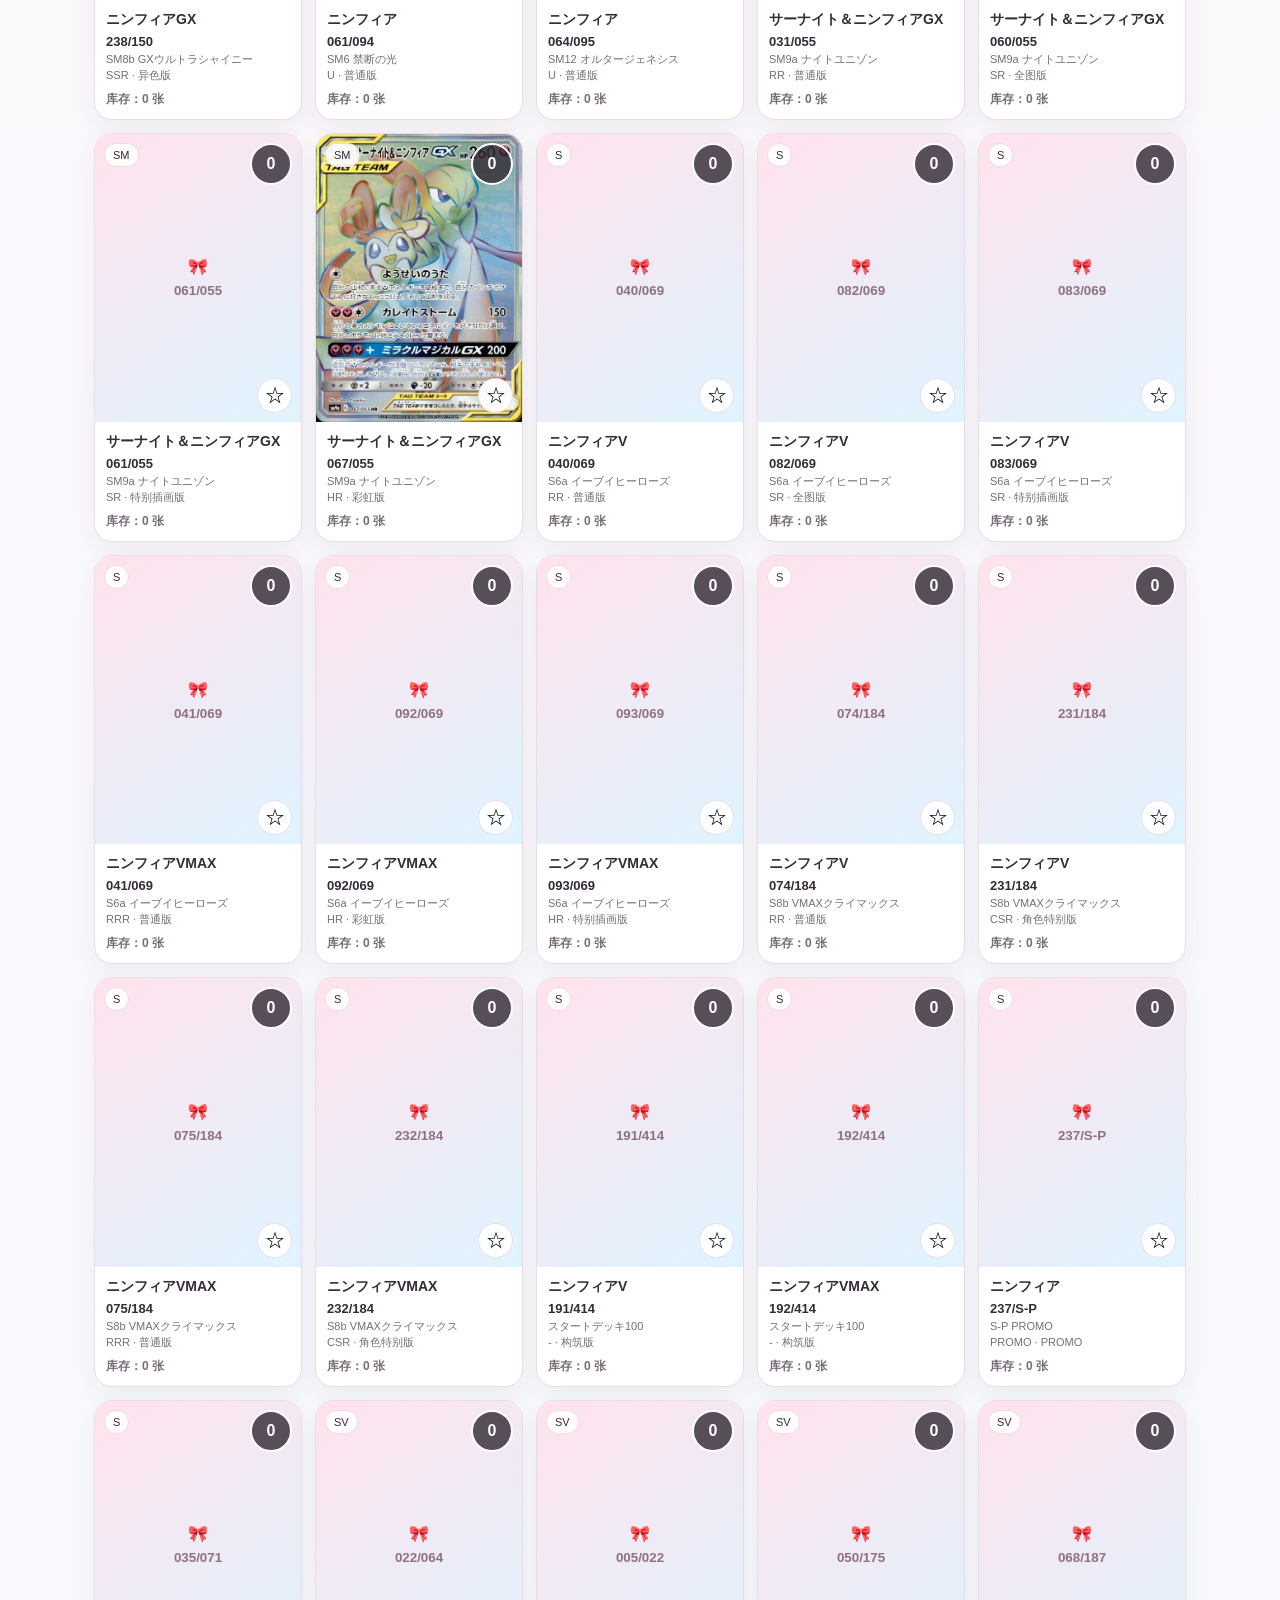
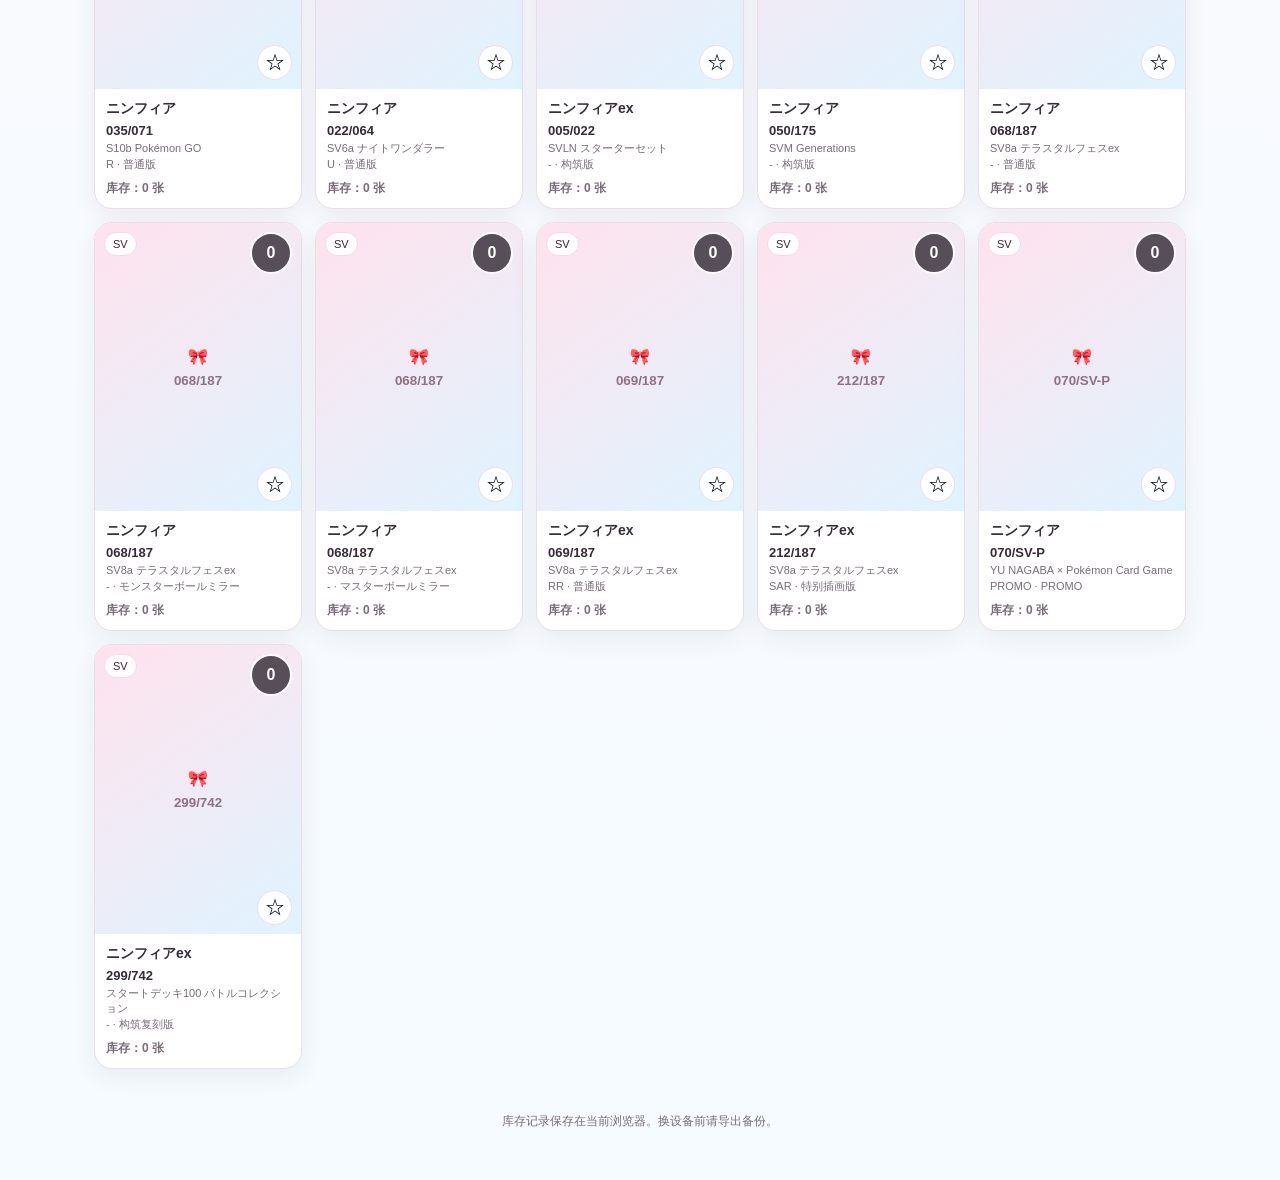
<file: index-3.html>
<!doctype html>
<html lang="zh-CN">
<head>
<meta charset="utf-8">
<meta name="viewport" content="width=device-width,initial-scale=1,viewport-fit=cover">
<meta name="theme-color" content="#f5abc8">
<title>仙子伊布日版收藏图鉴</title>
<style>
:root{--pink:#f5abc8;--pink-soft:#fff0f6;--blue:#8fd0ec;--ink:#352c38;--muted:#786d79;--line:#eadde5;--bg:#fff8fb;--ok:#3ca66a}
*{box-sizing:border-box}
html,body{margin:0;min-height:100%;font-family:-apple-system,BlinkMacSystemFont,"Segoe UI","Noto Sans SC",sans-serif;background:linear-gradient(180deg,#fff7fb,#f5fbff);color:var(--ink)}
button,input,select{font:inherit}
header{position:sticky;top:0;z-index:20;padding:14px;background:rgba(255,248,251,.93);backdrop-filter:blur(16px);border-bottom:1px solid var(--line)}
.wrap{max-width:1120px;margin:auto}
h1{font-size:22px;margin:0} .sub{margin:4px 0;color:var(--muted);font-size:13px}
.summary{margin-top:12px;background:white;border:1px solid var(--line);border-radius:18px;padding:13px;box-shadow:0 8px 24px rgba(74,45,66,.07)}
.summary-top{display:flex;justify-content:space-between;align-items:end}
#summaryCount{font-size:22px;font-weight:800} #summaryPercent{font-size:22px;font-weight:800}
.progress{height:10px;background:#eee4ea;border-radius:999px;overflow:hidden;margin-top:8px} .progress div{height:100%;width:0;background:linear-gradient(90deg,var(--pink),var(--blue))}
main{max-width:1120px;margin:auto;padding:14px}
.controls{display:grid;grid-template-columns:1fr auto;gap:10px;margin-bottom:12px}
.controls input,.controls select{border:1px solid var(--line);background:white;border-radius:13px;padding:11px;color:var(--ink)}
.filters{display:flex;gap:8px}
.tabs{display:flex;gap:8px;overflow:auto;padding-bottom:10px} .tab{border:1px solid var(--line);background:white;border-radius:999px;padding:8px 12px;white-space:nowrap} .tab.active{background:var(--pink-soft);border-color:var(--pink)}
.stats{display:grid;grid-template-columns:repeat(4,1fr);gap:8px;margin-bottom:14px} .stat{background:white;border:1px solid var(--line);border-radius:13px;padding:9px;text-align:center} .stat b{display:block} .stat span{font-size:11px;color:var(--muted)}
.grid{display:grid;grid-template-columns:repeat(auto-fill,minmax(185px,1fr));gap:13px}
.card{background:white;border:1px solid var(--line);border-radius:18px;overflow:hidden;box-shadow:0 8px 24px rgba(76,45,68,.07);position:relative;cursor:pointer} .card.owned{outline:3px solid rgba(60,166,106,.45)}
.visual{aspect-ratio:2.5/3.5;background:linear-gradient(145deg,#ffe2ed,#dff4ff);display:grid;place-items:center;position:relative;overflow:hidden}
.visual img{position:absolute;inset:0;width:100%;height:100%;object-fit:contain}
.placeholder{text-align:center;font-weight:800;color:#8f7182} .placeholder small{display:block;margin-top:7px}
.badge{position:absolute;top:9px;left:9px;padding:5px 8px;background:rgba(255,255,255,.9);border:1px solid var(--line);border-radius:999px;font-size:11px;z-index:2}
.stock-badge{position:absolute;top:9px;right:9px;width:42px;height:42px;border-radius:50%;border:2px solid white;background:rgba(53,44,56,.82);color:white;font-weight:800;z-index:3}
.card.owned .stock-badge{background:var(--ok)}
.body{padding:11px} .name{font-size:14px;font-weight:800} .number{font-size:13px;font-weight:700;margin-top:5px} .meta{font-size:11px;color:var(--muted);line-height:1.45;margin-top:3px} .stock-text{margin-top:7px;font-size:12px;font-weight:700;color:var(--ok)} .stock-text.zero{color:var(--muted)}
.modal{position:fixed;inset:0;z-index:999;background:rgba(38,26,37,.52);display:grid;place-items:center;padding:16px}
.modal[hidden]{display:none}
.panel{position:relative;width:min(620px,96vw);max-height:94vh;overflow:auto;background:white;border-radius:24px;padding:18px;box-shadow:0 30px 80px rgba(0,0,0,.28)}
.close{position:absolute;top:12px;right:12px;z-index:10000;width:46px;height:46px;border-radius:50%;border:1px solid rgba(0,0,0,.08);background:white;box-shadow:0 8px 24px rgba(0,0,0,.18);font-size:28px;line-height:1;display:grid;place-items:center;cursor:pointer}
.stage{perspective:1200px;display:grid;place-items:center;padding:8px 0 14px}
.float-card{position:relative;width:min(380px,78vw);aspect-ratio:2.5/3.5;transform-style:preserve-3d;transition:transform .2s ease;filter:drop-shadow(0 26px 32px rgba(57,35,53,.32));border-radius:18px}
.float-card.active{transition:none}
.float-card img{width:100%;height:100%;object-fit:contain;border-radius:18px;display:block}
.glare{position:absolute;inset:0;border-radius:18px;pointer-events:none;background:radial-gradient(circle at var(--gx,50%) var(--gy,50%),rgba(255,255,255,.45),rgba(255,255,255,.08) 22%,transparent 48%);mix-blend-mode:screen;opacity:.75}
.detail-title{margin:4px 0} .detail-number{font-weight:800}
dl{display:grid;grid-template-columns:auto 1fr;gap:8px 14px;font-size:14px} dt{color:var(--muted)} dd{margin:0}
.inventory{margin-top:16px;border:1px solid var(--line);background:#fff8fb;border-radius:16px;padding:14px}
.inventory-label{text-align:center;font-size:13px;color:var(--muted);margin-bottom:10px}
.inventory-controls{display:grid;grid-template-columns:54px 1fr 54px;align-items:center;gap:12px}
.stock-btn{width:54px;height:54px;border-radius:50%;border:1px solid var(--line);background:white;font-size:28px} #modalStock{text-align:center;font-size:34px;font-weight:800}
footer{text-align:center;padding:30px 15px 50px;color:var(--muted);font-size:12px}
@media(max-width:720px){.controls{grid-template-columns:1fr}.filters{display:grid;grid-template-columns:1fr 1fr}.stats{grid-template-columns:repeat(2,1fr)}.grid{grid-template-columns:repeat(2,minmax(0,1fr));gap:10px}.modal{padding:0;align-items:end}.panel{width:100%;max-height:97vh;border-radius:24px 24px 0 0}.float-card{width:min(360px,82vw)}}

.money-stats{display:grid;grid-template-columns:repeat(3,1fr);gap:8px;margin-top:12px}
.money-stats>div{background:#fff8fb;border:1px solid var(--line);border-radius:12px;padding:9px;text-align:center}
.money-stats span{display:block;font-size:11px;color:var(--muted)}
.money-stats b{display:block;margin-top:3px;font-size:14px}
.backup-row{display:flex;gap:8px;align-items:center;flex-wrap:wrap;margin-top:10px}
.small-action{border:1px solid var(--line);background:white;border-radius:10px;padding:8px 10px;font-size:12px;cursor:pointer}
#backupDate{font-size:11px;color:var(--muted)}
.wish-mark{position:absolute;bottom:9px;right:9px;z-index:3;background:rgba(255,255,255,.94);border:1px solid var(--line);border-radius:50%;width:35px;height:35px;display:grid;place-items:center;font-size:20px}
.wish-btn{width:100%;margin-top:12px;border:1px solid var(--pink);background:#fff5f9;border-radius:13px;padding:11px;font-weight:800;color:#9b4265}
.wish-btn.active{background:#f5abc8;color:white}
.record-form{margin-top:16px;border-top:1px solid var(--line);padding-top:14px}
.record-form h3{margin:0 0 12px}
.form-grid{display:grid;grid-template-columns:1fr 1fr;gap:10px}
.form-grid label,.notes-label{font-size:12px;color:var(--muted)}
.form-grid input,.form-grid select,.notes-label textarea{width:100%;margin-top:5px;border:1px solid var(--line);border-radius:10px;padding:10px;background:white;color:var(--ink)}
.notes-label{display:block;margin-top:10px}
.save-record{width:100%;margin-top:10px;border:0;border-radius:12px;padding:12px;background:var(--ink);color:white;font-weight:800}
.record-summary{margin-top:7px;font-size:11px;color:#7a6472;line-height:1.45}
@media(max-width:720px){.money-stats{grid-template-columns:1fr 1fr 1fr}.form-grid{grid-template-columns:1fr}}

</style>
</head>
<body>
<header><div class="wrap">
<h1>🎀 仙子伊布日版收藏图鉴</h1><div class="sub">SYLDB V4.0 · 个人收藏管理版</div>
<div class="summary">
      <div class="summary-top"><div id="summaryCount">0 / 0</div><div id="summaryPercent">0%</div></div>
      <div class="progress"><div id="bar"></div></div>
      <div class="money-stats">
        <div><span>总库存</span><b id="totalStock">0 张</b></div>
        <div><span>总投入</span><b id="totalSpend">¥0</b></div>
        <div><span>愿望单</span><b id="wishCount">0 项</b></div>
      </div>
      <div class="backup-row">
        <button id="exportBtn" class="small-action">导出备份</button>
        <label class="small-action">导入备份<input id="importFile" type="file" accept=".json" hidden></label>
        <span id="backupDate">尚未备份</span>
      </div>
    </div>
</div></header>
<main>
<div class="controls"><input id="search" placeholder="搜索卡名、卡号、系列、版本"><div class="filters"><select id="status"><option value="all">全部状态</option><option value="owned">有库存</option><option value="missing">无库存</option><option value="wishlist">愿望单</option></select><select id="rarity"><option value="all">全部稀有度</option></select></div></div>
<div id="tabs" class="tabs"></div><div id="stats" class="stats"></div><section id="grid" class="grid"></section>
</main>
<div id="modal" class="modal" hidden>
<div class="panel" id="panel">
<button id="closeBtn" class="close" type="button" aria-label="关闭">×</button>
<div class="stage"><div id="floatCard" class="float-card"><img id="modalImg"><div class="glare"></div></div></div>
<h2 id="modalName" class="detail-title"></h2><div id="modalNumber" class="detail-number"></div><dl id="meta"></dl>
<div class="inventory">
      <div class="inventory-label">当前库存</div>
      <div class="inventory-controls"><button id="minus" class="stock-btn">−</button><div id="modalStock">0</div><button id="plus" class="stock-btn">＋</button></div>
    </div>
    <button id="wishBtn" class="wish-btn">☆ 加入愿望单</button>
    <section class="record-form">
      <h3>收藏记录</h3>
      <div class="form-grid">
        <label>入手单价（円）<input id="priceInput" type="number" min="0" step="1" placeholder="例如 14000"></label>
        <label>入手日期<input id="dateInput" type="date"></label>
        <label>入手店铺<input id="storeInput" placeholder="例如 BOOKOFF"></label>
        <label>卡片状态
          <select id="conditionInput">
            <option value="">未记录</option>
            <option>美品</option>
            <option>微瑕</option>
            <option>明显瑕疵</option>
            <option>未拆封</option>
          </select>
        </label>
        <label>评级公司
          <select id="gradeCompanyInput">
            <option value="">未评级</option>
            <option>PSA</option>
            <option>BGS</option>
            <option>CGC</option>
            <option>ARS</option>
            <option>其他</option>
          </select>
        </label>
        <label>评级分数<input id="gradeScoreInput" placeholder="例如 10"></label>
      </div>
      <label class="notes-label">备注<textarea id="notesInput" rows="3" placeholder="状态、购买经过、是否准备送评等"></textarea></label>
      <button id="saveRecordBtn" class="save-record">保存记录</button>
    </section>
</div></div>
<footer>库存记录保存在当前浏览器。换设备前请导出备份。</footer>
<script>
const CARDS=[{"id": "SYL-0001", "era": "XY", "name_ja": "ニンフィア", "card_number": "067/096", "set_name": "XY3 ライジングフィスト", "rarity": "U", "variant": "普通版", "is_promo": "否", "is_pokeball_mirror": "否", "is_masterball_mirror": "否", "is_first_edition_split": "否", "source_url": "https://www.pokemon-card.com/card-search/details.php/card/30442", "owned": false, "notes": "", "image_url": "https://www.pokemon-card.com/assets/images/card_images/large/XY3/030442_P_NINFIA.jpg", "release_date": ""}, {"id": "SYL-0002", "era": "XY", "name_ja": "ニンフィア", "card_number": "091/XY-P", "set_name": "XY-P PROMO", "rarity": "PROMO", "variant": "PROMO", "is_promo": "是", "is_pokeball_mirror": "否", "is_masterball_mirror": "否", "is_first_edition_split": "否", "source_url": "", "owned": false, "notes": "", "image_url": "https://www.pokemon-card.com/assets/images/card_images/large/XYP/030656_P_NINFIA.jpg", "release_date": ""}, {"id": "SYL-0003", "era": "XY", "name_ja": "ニンフィア", "card_number": "141/XY-P", "set_name": "XY-P PROMO", "rarity": "PROMO", "variant": "PROMO", "is_promo": "是", "is_pokeball_mirror": "否", "is_masterball_mirror": "否", "is_first_edition_split": "否", "source_url": "", "owned": false, "notes": "", "image_url": "https://www.pokemon-card.com/assets/images/card_images/large/XYP/031088_P_NINFIA.jpg", "release_date": ""}, {"id": "SYL-0006", "era": "XY", "name_ja": "ニンフィアEX", "card_number": "025/032", "set_name": "CP3 ポケキュンコレクション", "rarity": "RR", "variant": "普通版", "is_promo": "否", "is_pokeball_mirror": "否", "is_masterball_mirror": "否", "is_first_edition_split": "否", "source_url": "", "owned": false, "notes": "", "image_url": "https://www.pokemon-card.com/assets/images/card_images/large/CP3/031625_P_NINFIAEX.jpg", "release_date": ""}, {"id": "SYL-0007", "era": "XY", "name_ja": "ニンフィアEX", "card_number": "026/032", "set_name": "CP3 ポケキュンコレクション", "rarity": "SR", "variant": "全图版", "is_promo": "否", "is_pokeball_mirror": "否", "is_masterball_mirror": "否", "is_first_edition_split": "否", "source_url": "", "owned": false, "notes": "", "image_url": "https://www.pokemon-card.com/assets/images/card_images/large/CP3/031626_P_NINFIAEX.jpg", "release_date": ""}, {"id": "SYL-0008", "era": "SM", "name_ja": "ニンフィアGX", "card_number": "040/051", "set_name": "SM1+ サン＆ムーン", "rarity": "RR", "variant": "普通版", "is_promo": "否", "is_pokeball_mirror": "否", "is_masterball_mirror": "否", "is_first_edition_split": "否", "source_url": "", "owned": false, "notes": "", "image_url": "https://www.pokemon-card.com/assets/images/card_images/large/SM1p/033269_P_NINFIAGX.jpg", "release_date": ""}, {"id": "SYL-0009", "era": "SM", "name_ja": "ニンフィアGX", "card_number": "057/051", "set_name": "SM1+ サン＆ムーン", "rarity": "SR", "variant": "全图版", "is_promo": "否", "is_pokeball_mirror": "否", "is_masterball_mirror": "否", "is_first_edition_split": "否", "source_url": "", "owned": false, "notes": "", "image_url": "https://www.pokemon-card.com/assets/images/card_images/large/SM1p/035628_P_NINFIAGX.jpg", "release_date": ""}, {"id": "SYL-0010", "era": "SM", "name_ja": "ニンフィアGX", "card_number": "064/051", "set_name": "SM1+ サン＆ムーン", "rarity": "HR", "variant": "彩虹版", "is_promo": "否", "is_pokeball_mirror": "否", "is_masterball_mirror": "否", "is_first_edition_split": "否", "source_url": "", "owned": false, "notes": "", "image_url": "https://www.hareruya2.com/cdn/shop/products/gxhr064051sm1p-2-8750547.jpg?v=1784224094&width=1946", "release_date": ""}, {"id": "SYL-0011", "era": "SM", "name_ja": "ニンフィアGX", "card_number": "073/114", "set_name": "SM4+ GXバトルブースト", "rarity": "RR", "variant": "复刻版", "is_promo": "否", "is_pokeball_mirror": "否", "is_masterball_mirror": "否", "is_first_edition_split": "否", "source_url": "", "owned": false, "notes": "", "image_url": "https://www.pokemon-card.com/assets/images/card_images/large/SM4p/034301_P_NINFIAGX.jpg", "release_date": ""}, {"id": "SYL-0012", "era": "SM", "name_ja": "ニンフィアGX", "card_number": "323/SM-P", "set_name": "SM-P PROMO", "rarity": "PROMO", "variant": "PROMO", "is_promo": "是", "is_pokeball_mirror": "否", "is_masterball_mirror": "否", "is_first_edition_split": "否", "source_url": "", "owned": false, "notes": "", "image_url": "https://www.pokemon-card.com/assets/images/card_images/large/SMP/036432_P_NINFIAGX.jpg", "release_date": ""}, {"id": "SYL-0013", "era": "SM", "name_ja": "ニンフィアGX", "card_number": "238/150", "set_name": "SM8b GXウルトラシャイニー", "rarity": "SSR", "variant": "异色版", "is_promo": "否", "is_pokeball_mirror": "否", "is_masterball_mirror": "否", "is_first_edition_split": "否", "source_url": "", "owned": false, "notes": "", "image_url": "https://www.pokemon-card.com/assets/images/card_images/large/SM8b/036127_P_NINFIAGX.jpg", "release_date": ""}, {"id": "SYL-0014", "era": "SM", "name_ja": "ニンフィア", "card_number": "061/094", "set_name": "SM6 禁断の光", "rarity": "U", "variant": "普通版", "is_promo": "否", "is_pokeball_mirror": "否", "is_masterball_mirror": "否", "is_first_edition_split": "否", "source_url": "", "owned": false, "notes": "", "image_url": "https://www.pokemon-card.com/assets/images/card_images/large/SM6/034735_P_NINFIA.jpg", "release_date": ""}, {"id": "SYL-0015", "era": "SM", "name_ja": "ニンフィア", "card_number": "064/095", "set_name": "SM12 オルタージェネシス", "rarity": "U", "variant": "普通版", "is_promo": "否", "is_pokeball_mirror": "否", "is_masterball_mirror": "否", "is_first_edition_split": "否", "source_url": "", "owned": false, "notes": "", "image_url": "https://www.pokemon-card.com/assets/images/card_images/large/SM12/037128_P_NINFIA.jpg", "release_date": ""}, {"id": "SYL-0016", "era": "SM", "name_ja": "サーナイト＆ニンフィアGX", "card_number": "031/055", "set_name": "SM9a ナイトユニゾン", "rarity": "RR", "variant": "普通版", "is_promo": "否", "is_pokeball_mirror": "否", "is_masterball_mirror": "否", "is_first_edition_split": "否", "source_url": "https://www.pokemon-card.com/card-search/details.php/card/36176", "owned": false, "notes": "", "image_url": "https://www.pokemon-card.com/assets/images/card_images/large/SM9a/036176_P_SANAITONINFIAGX.jpg", "release_date": ""}, {"id": "SYL-0017", "era": "SM", "name_ja": "サーナイト＆ニンフィアGX", "card_number": "060/055", "set_name": "SM9a ナイトユニゾン", "rarity": "SR", "variant": "全图版", "is_promo": "否", "is_pokeball_mirror": "否", "is_masterball_mirror": "否", "is_first_edition_split": "否", "source_url": "", "owned": false, "notes": "", "image_url": "https://www.pokemon-card.com/assets/images/card_images/large/SM9a/036316_P_SANAITONINFIAGX.jpg", "release_date": ""}, {"id": "SYL-0018", "era": "SM", "name_ja": "サーナイト＆ニンフィアGX", "card_number": "061/055", "set_name": "SM9a ナイトユニゾン", "rarity": "SR", "variant": "特别插画版", "is_promo": "否", "is_pokeball_mirror": "否", "is_masterball_mirror": "否", "is_first_edition_split": "否", "source_url": "https://www.pokemon-card.com/card-search/details.php/card/36317", "owned": false, "notes": "", "image_url": "https://www.pokemon-card.com/assets/images/card_images/large/SM9a/036317_P_SANAITONINFIAGX.jpg", "release_date": ""}, {"id": "SYL-0019", "era": "SM", "name_ja": "サーナイト＆ニンフィアGX", "card_number": "067/055", "set_name": "SM9a ナイトユニゾン", "rarity": "HR", "variant": "彩虹版", "is_promo": "否", "is_pokeball_mirror": "否", "is_masterball_mirror": "否", "is_first_edition_split": "否", "source_url": "", "owned": false, "notes": "", "image_url": "[data-uri]", "release_date": ""}, {"id": "SYL-0020", "era": "S", "name_ja": "ニンフィアV", "card_number": "040/069", "set_name": "S6a イーブイヒーローズ", "rarity": "RR", "variant": "普通版", "is_promo": "否", "is_pokeball_mirror": "否", "is_masterball_mirror": "否", "is_first_edition_split": "否", "source_url": "", "owned": false, "notes": "", "image_url": "https://www.pokemon-card.com/assets/images/card_images/large/S6a/039624_P_NINFIAV.jpg", "release_date": ""}, {"id": "SYL-0021", "era": "S", "name_ja": "ニンフィアV", "card_number": "082/069", "set_name": "S6a イーブイヒーローズ", "rarity": "SR", "variant": "全图版", "is_promo": "否", "is_pokeball_mirror": "否", "is_masterball_mirror": "否", "is_first_edition_split": "否", "source_url": "", "owned": false, "notes": "", "image_url": "https://www.pokemon-card.com/assets/images/card_images/large/S6a/039894_P_NINFIAV.jpg", "release_date": ""}, {"id": "SYL-0022", "era": "S", "name_ja": "ニンフィアV", "card_number": "083/069", "set_name": "S6a イーブイヒーローズ", "rarity": "SR", "variant": "特别插画版", "is_promo": "否", "is_pokeball_mirror": "否", "is_masterball_mirror": "否", "is_first_edition_split": "否", "source_url": "", "owned": false, "notes": "", "image_url": "https://www.pokemon-card.com/assets/images/card_images/large/S6a/039895_P_NINFIAV.jpg", "release_date": ""}, {"id": "SYL-0023", "era": "S", "name_ja": "ニンフィアVMAX", "card_number": "041/069", "set_name": "S6a イーブイヒーローズ", "rarity": "RRR", "variant": "普通版", "is_promo": "否", "is_pokeball_mirror": "否", "is_masterball_mirror": "否", "is_first_edition_split": "否", "source_url": "", "owned": false, "notes": "", "image_url": "https://www.pokemon-card.com/assets/images/card_images/large/S6a/039625_P_NINFIAVMAX.jpg", "release_date": ""}, {"id": "SYL-0024", "era": "S", "name_ja": "ニンフィアVMAX", "card_number": "092/069", "set_name": "S6a イーブイヒーローズ", "rarity": "HR", "variant": "彩虹版", "is_promo": "否", "is_pokeball_mirror": "否", "is_masterball_mirror": "否", "is_first_edition_split": "否", "source_url": "", "owned": false, "notes": "", "image_url": "https://pokemon.fukufukutoreka.com/html/upload/save_image/0516142542_664598d651fcc.jpg", "release_date": ""}, {"id": "SYL-0025", "era": "S", "name_ja": "ニンフィアVMAX", "card_number": "093/069", "set_name": "S6a イーブイヒーローズ", "rarity": "HR", "variant": "特别插画版", "is_promo": "否", "is_pokeball_mirror": "否", "is_masterball_mirror": "否", "is_first_edition_split": "否", "source_url": "", "owned": false, "notes": "", "image_url": "https://pokemon.fukufukutoreka.com/html/upload/save_image/1002213453_66fd3ded5fd92.jpg", "release_date": ""}, {"id": "SYL-0026", "era": "S", "name_ja": "ニンフィアV", "card_number": "074/184", "set_name": "S8b VMAXクライマックス", "rarity": "RR", "variant": "普通版", "is_promo": "否", "is_pokeball_mirror": "否", "is_masterball_mirror": "否", "is_first_edition_split": "否", "source_url": "https://www.pokemon-card.com/card-search/details.php/card/40223", "owned": false, "notes": "", "image_url": "https://www.pokemon-card.com/assets/images/card_images/large/S8b/040223_P_NINFUIAV.jpg", "release_date": ""}, {"id": "SYL-0027", "era": "S", "name_ja": "ニンフィアV", "card_number": "231/184", "set_name": "S8b VMAXクライマックス", "rarity": "CSR", "variant": "角色特别版", "is_promo": "否", "is_pokeball_mirror": "否", "is_masterball_mirror": "否", "is_first_edition_split": "否", "source_url": "", "owned": false, "notes": "", "image_url": "https://www.pokemon-card.com/assets/images/card_images/large/S8b/041059_P_NINFUIAV.jpg", "release_date": ""}, {"id": "SYL-0028", "era": "S", "name_ja": "ニンフィアVMAX", "card_number": "075/184", "set_name": "S8b VMAXクライマックス", "rarity": "RRR", "variant": "普通版", "is_promo": "否", "is_pokeball_mirror": "否", "is_masterball_mirror": "否", "is_first_edition_split": "否", "source_url": "", "owned": false, "notes": "", "image_url": "https://www.pokemon-card.com/assets/images/card_images/large/S8b/040224_P_NINFUIAVMAX.jpg", "release_date": ""}, {"id": "SYL-0029", "era": "S", "name_ja": "ニンフィアVMAX", "card_number": "232/184", "set_name": "S8b VMAXクライマックス", "rarity": "CSR", "variant": "角色特别版", "is_promo": "否", "is_pokeball_mirror": "否", "is_masterball_mirror": "否", "is_first_edition_split": "否", "source_url": "", "owned": false, "notes": "", "image_url": "https://www.pokemon-card.com/assets/images/card_images/large/S8b/041060_P_NINFUIAVMAX.jpg", "release_date": ""}, {"id": "SYL-0030", "era": "S", "name_ja": "ニンフィアV", "card_number": "191/414", "set_name": "スタートデッキ100", "rarity": "-", "variant": "构筑版", "is_promo": "否", "is_pokeball_mirror": "否", "is_masterball_mirror": "否", "is_first_edition_split": "否", "source_url": "", "owned": false, "notes": "", "image_url": "https://www.pokemon-card.com/assets/images/card_images/large/SI/040672_P_NINFUIAV.jpg", "release_date": ""}, {"id": "SYL-0031", "era": "S", "name_ja": "ニンフィアVMAX", "card_number": "192/414", "set_name": "スタートデッキ100", "rarity": "-", "variant": "构筑版", "is_promo": "否", "is_pokeball_mirror": "否", "is_masterball_mirror": "否", "is_first_edition_split": "否", "source_url": "", "owned": false, "notes": "", "image_url": "https://www.pokemon-card.com/assets/images/card_images/large/SI/040398_P_NINFUIAVMAX.jpg", "release_date": ""}, {"id": "SYL-0032", "era": "S", "name_ja": "ニンフィア", "card_number": "237/S-P", "set_name": "S-P PROMO", "rarity": "PROMO", "variant": "PROMO", "is_promo": "是", "is_pokeball_mirror": "否", "is_masterball_mirror": "否", "is_first_edition_split": "否", "source_url": "", "owned": false, "notes": "", "image_url": "https://www.pokemon-card.com/assets/images/card_images/large/S-P/040148_P_NINFUIA.jpg", "release_date": ""}, {"id": "SYL-0033", "era": "S", "name_ja": "ニンフィア", "card_number": "035/071", "set_name": "S10b Pokémon GO", "rarity": "R", "variant": "普通版", "is_promo": "否", "is_pokeball_mirror": "否", "is_masterball_mirror": "否", "is_first_edition_split": "否", "source_url": "", "owned": false, "notes": "", "image_url": "https://www.pokemon-card.com/assets/images/card_images/large/S10b/041716_P_NINFUIA.jpg", "release_date": ""}, {"id": "SYL-0034", "era": "SV", "name_ja": "ニンフィア", "card_number": "022/064", "set_name": "SV6a ナイトワンダラー", "rarity": "U", "variant": "普通版", "is_promo": "否", "is_pokeball_mirror": "否", "is_masterball_mirror": "否", "is_first_edition_split": "否", "source_url": "", "owned": false, "notes": "", "image_url": "https://www.pokemon-card.com/assets/images/card_images/large/SV6a/045897_P_NINFUIA.jpg", "release_date": ""}, {"id": "SYL-0035", "era": "SV", "name_ja": "ニンフィアex", "card_number": "005/022", "set_name": "SVLN スターターセット", "rarity": "-", "variant": "构筑版", "is_promo": "否", "is_pokeball_mirror": "否", "is_masterball_mirror": "否", "is_first_edition_split": "否", "source_url": "https://www.pokemon-card.com/card-search/details.php/card/46210", "owned": false, "notes": "", "image_url": "https://www.pokemon-card.com/assets/images/card_images/large/SVLN/046210_P_NINFUIAEX.jpg", "release_date": ""}, {"id": "SYL-0036", "era": "SV", "name_ja": "ニンフィア", "card_number": "050/175", "set_name": "SVM Generations", "rarity": "-", "variant": "构筑版", "is_promo": "否", "is_pokeball_mirror": "否", "is_masterball_mirror": "否", "is_first_edition_split": "否", "source_url": "https://www.pokemon-card.com/card-search/details.php/card/46504", "owned": false, "notes": "", "image_url": "https://www.pokemon-card.com/assets/images/card_images/large/SVM/046504_P_NINFUIA.jpg", "release_date": ""}, {"id": "SYL-0037", "era": "SV", "name_ja": "ニンフィア", "card_number": "068/187", "set_name": "SV8a テラスタルフェスex", "rarity": "-", "variant": "普通版", "is_promo": "否", "is_pokeball_mirror": "否", "is_masterball_mirror": "否", "is_first_edition_split": "否", "source_url": "https://www.pokemon-card.com/card-search/details.php/card/46898", "owned": false, "notes": "", "image_url": "https://www.pokemon-card.com/assets/images/card_images/large/SV8a/046898_P_NINFUIA.jpg", "release_date": ""}, {"id": "SYL-0038", "era": "SV", "name_ja": "ニンフィア", "card_number": "068/187", "set_name": "SV8a テラスタルフェスex", "rarity": "-", "variant": "モンスターボールミラー", "is_promo": "否", "is_pokeball_mirror": "是", "is_masterball_mirror": "否", "is_first_edition_split": "否", "source_url": "", "owned": false, "notes": "", "image_url": "https://www.pokemon-card.com/assets/images/card_images/large/SV8a/046898_P_NINFUIA.jpg", "release_date": ""}, {"id": "SYL-0039", "era": "SV", "name_ja": "ニンフィア", "card_number": "068/187", "set_name": "SV8a テラスタルフェスex", "rarity": "-", "variant": "マスターボールミラー", "is_promo": "否", "is_pokeball_mirror": "否", "is_masterball_mirror": "是", "is_first_edition_split": "否", "source_url": "https://www.cardrush-pokemon.jp/product/61894", "owned": false, "notes": "", "image_url": "https://www.pokemon-card.com/assets/images/card_images/large/SV8a/046898_P_NINFUIA.jpg", "release_date": ""}, {"id": "SYL-0040", "era": "SV", "name_ja": "ニンフィアex", "card_number": "069/187", "set_name": "SV8a テラスタルフェスex", "rarity": "RR", "variant": "普通版", "is_promo": "否", "is_pokeball_mirror": "否", "is_masterball_mirror": "否", "is_first_edition_split": "否", "source_url": "", "owned": false, "notes": "", "image_url": "https://pokemon.fukufukutoreka.com/html/upload/save_image/046730_P_NINFUIAEX.jpg", "release_date": ""}, {"id": "SYL-0041", "era": "SV", "name_ja": "ニンフィアex", "card_number": "212/187", "set_name": "SV8a テラスタルフェスex", "rarity": "SAR", "variant": "特别插画版", "is_promo": "否", "is_pokeball_mirror": "否", "is_masterball_mirror": "否", "is_first_edition_split": "否", "source_url": "", "owned": false, "notes": "", "image_url": "https://www.pokemon-card.com/assets/images/card_images/large/SV8a/047133_P_NINFUIAEX.jpg", "release_date": ""}, {"id": "SYL-0042", "era": "SV", "name_ja": "ニンフィア", "card_number": "070/SV-P", "set_name": "YU NAGABA × Pokémon Card Game", "rarity": "PROMO", "variant": "PROMO", "is_promo": "是", "is_pokeball_mirror": "否", "is_masterball_mirror": "否", "is_first_edition_split": "否", "source_url": "https://www.pokemon-card.com/card-search/details.php/card/43699", "owned": false, "notes": "", "image_url": "https://www.pokemon-card.com/assets/images/card_images/large/SV-P/043699_P_NINFUIA.jpg", "release_date": ""}, {"id": "SYL-0043", "era": "SV", "name_ja": "ニンフィアex", "card_number": "299/742", "set_name": "スタートデッキ100 バトルコレクション", "rarity": "-", "variant": "构筑复刻版", "is_promo": "否", "is_pokeball_mirror": "否", "is_masterball_mirror": "否", "is_first_edition_split": "否", "source_url": "https://www.pokemon-card.com/card-search/details.php/card/49015", "owned": false, "notes": "", "image_url": "https://www.pokemon-card.com/assets/images/card_images/large/MC/049015_P_NINFUIAEX.jpg", "release_date": ""}];
const DATA_KEY='syldb-collector-v4';
const OLD_STOCK_KEY='syldb-stock-v3';
const OLD_OWNED_KEYS=['syldb-owned-v2','syldb-owned-v1','sylveon-owned-v3','sylveon-owned'];
let data=JSON.parse(localStorage.getItem(DATA_KEY)||'null')||{stock:{},records:{},wishlist:{},lastBackup:''};
let activeEra='全部',selected=null;
const $=s=>document.querySelector(s);
const qty=id=>Math.max(0,Number(data.stock[id]||0));
const owned=c=>qty(c.id)>0;
const record=id=>data.records[id]||{};
const wished=id=>Boolean(data.wishlist[id]);
function save(){localStorage.setItem(DATA_KEY,JSON.stringify(data))}
function esc(v){return String(v??'').replace(/[&<>"']/g,m=>({'&':'&amp;','<':'&lt;','>':'&gt;','"':'&quot;',"'":'&#39;'}[m]))}

function migrateOld(){
  const oldStock=JSON.parse(localStorage.getItem(OLD_STOCK_KEY)||'{}');
  for(const [id,n] of Object.entries(oldStock)) if(!data.stock[id]) data.stock[id]=Number(n)||0;
  for(const key of OLD_OWNED_KEYS){
    const raw=JSON.parse(localStorage.getItem(key)||'[]');
    for(const old of raw){
      const match=CARDS.find(c=>old===c.id||String(old).includes(c.card_number));
      if(match&&!data.stock[match.id])data.stock[match.id]=1;
    }
  }
  save();
}

function init(){
  migrateOld();
  const rs=[...new Set(CARDS.map(c=>c.rarity).filter(Boolean))].sort();
  $('#rarity').innerHTML='<option value="all">全部稀有度</option>'+rs.map(r=>`<option>${esc(r)}</option>`).join('');
  bind();render();
}

function filtered(){
  const q=$('#search').value.trim().toLowerCase(),st=$('#status').value,ra=$('#rarity').value;
  return CARDS.filter(c=>{
    const h=`${c.name_ja} ${c.card_number} ${c.set_name} ${c.variant} ${c.rarity}`.toLowerCase();
    return(!q||h.includes(q))
      &&(activeEra==='全部'||c.era===activeEra)
      &&(st==='all'||(st==='owned'&&owned(c))||(st==='missing'&&!owned(c))||(st==='wishlist'&&wished(c.id)))
      &&(ra==='all'||c.rarity===ra);
  });
}

function render(){
  const eras=['全部',...new Set(CARDS.map(c=>c.era))];
  $('#tabs').innerHTML=eras.map(e=>`<button class="tab ${e===activeEra?'active':''}" data-e="${e}">${e}</button>`).join('');
  document.querySelectorAll('.tab').forEach(b=>b.onclick=()=>{activeEra=b.dataset.e;render()});
  $('#stats').innerHTML=[...new Set(CARDS.map(c=>c.era))].map(e=>{
    const g=CARDS.filter(c=>c.era===e);
    return`<div class="stat"><b>${e} ${g.filter(owned).length}/${g.length}</b><span>库存 ${g.reduce((s,c)=>s+qty(c.id),0)} 张</span></div>`;
  }).join('');

  const arr=filtered();
  $('#grid').innerHTML=arr.map(c=>{
    const r=record(c.id);
    const detail=[r.price?`¥${Number(r.price).toLocaleString()}`:null,r.condition||null,r.gradeCompany&&r.gradeScore?`${r.gradeCompany} ${r.gradeScore}`:null].filter(Boolean).join(' · ');
    return`<article class="card ${owned(c)?'owned':''}" data-id="${c.id}">
      <div class="visual">
        ${c.image_url?`<img loading="lazy" src="${esc(c.image_url)}" onload="this.nextElementSibling.hidden=true" onerror="this.remove()">`:''}
        <div class="placeholder">🎀<small>${esc(c.card_number)}</small></div>
        <span class="badge">${esc(c.era)}</span>
        <button class="stock-badge" data-plus="${c.id}">${qty(c.id)}</button>
        <button class="wish-mark" data-wish="${c.id}">${wished(c.id)?'★':'☆'}</button>
      </div>
      <div class="body">
        <div class="name">${esc(c.name_ja)}</div>
        <div class="number">${esc(c.card_number)}</div>
        <div class="meta">${esc(c.set_name)}<br>${esc(c.rarity||'—')} · ${esc(c.variant||'普通版')}</div>
        <div class="stock-text ${qty(c.id)===0?'zero':''}">库存：${qty(c.id)} 张</div>
        ${detail?`<div class="record-summary">${esc(detail)}</div>`:''}
      </div>
    </article>`;
  }).join('');

  document.querySelectorAll('[data-plus]').forEach(b=>b.onclick=e=>{e.stopPropagation();changeStock(b.dataset.plus,1)});
  document.querySelectorAll('[data-wish]').forEach(b=>b.onclick=e=>{e.stopPropagation();toggleWish(b.dataset.wish)});
  document.querySelectorAll('.card').forEach(c=>c.onclick=()=>openCard(c.dataset.id));

  const kinds=CARDS.filter(owned).length,total=CARDS.length,totalStock=CARDS.reduce((s,c)=>s+qty(c.id),0);
  const totalSpend=CARDS.reduce((s,c)=>s+(Number(record(c.id).price)||0)*qty(c.id),0);
  const wishes=CARDS.filter(c=>wished(c.id)).length;
  const p=total?Math.round(kinds/total*100):0;
  $('#summaryCount').textContent=`${kinds} / ${total}`;
  $('#summaryPercent').textContent=p+'%';
  $('#bar').style.width=p+'%';
  $('#totalStock').textContent=totalStock+' 张';
  $('#totalSpend').textContent='¥'+totalSpend.toLocaleString();
  $('#wishCount').textContent=wishes+' 项';
  $('#backupDate').textContent=data.lastBackup?`最近备份：${new Date(data.lastBackup).toLocaleString()}`:'尚未备份';
}

function changeStock(id,d){
  data.stock[id]=Math.max(0,qty(id)+d);
  if(!data.stock[id])delete data.stock[id];
  save();render();
  if(selected&&selected.id===id)$('#modalStock').textContent=qty(id);
}

function toggleWish(id){
  if(wished(id))delete data.wishlist[id];else data.wishlist[id]=true;
  save();render();
  if(selected&&selected.id===id)updateWishButton();
}

function openCard(id){
  selected=CARDS.find(c=>c.id===id);
  $('#modalImg').src=selected.image_url;
  $('#modalName').textContent=selected.name_ja;
  $('#modalNumber').textContent=selected.card_number;
  $('#meta').innerHTML=[['时代',selected.era],['系列',selected.set_name],['稀有度',selected.rarity||'—'],['版本',selected.variant||'普通版'],['数据库ID',selected.id]].map(([k,v])=>`<dt>${k}</dt><dd>${esc(v)}</dd>`).join('');
  $('#modalStock').textContent=qty(id);
  const r=record(id);
  $('#priceInput').value=r.price||'';
  $('#dateInput').value=r.date||'';
  $('#storeInput').value=r.store||'';
  $('#conditionInput').value=r.condition||'';
  $('#gradeCompanyInput').value=r.gradeCompany||'';
  $('#gradeScoreInput').value=r.gradeScore||'';
  $('#notesInput').value=r.notes||'';
  updateWishButton();
  $('#modal').hidden=false;
  requestAnimationFrame(bindTilt);
}

function updateWishButton(){
  $('#wishBtn').textContent=wished(selected.id)?'★ 已加入愿望单':'☆ 加入愿望单';
  $('#wishBtn').classList.toggle('active',wished(selected.id));
}

function saveRecord(){
  if(!selected)return;
  data.records[selected.id]={
    price:$('#priceInput').value.trim(),
    date:$('#dateInput').value,
    store:$('#storeInput').value.trim(),
    condition:$('#conditionInput').value,
    gradeCompany:$('#gradeCompanyInput').value,
    gradeScore:$('#gradeScoreInput').value.trim(),
    notes:$('#notesInput').value.trim()
  };
  save();render();alert('记录已保存');
}

function closeModal(e){if(e){e.preventDefault();e.stopPropagation()}$('#modal').hidden=true;selected=null}

function bindTilt(){
  const c=$('#floatCard');
  const reset=()=>{c.classList.remove('active');c.style.transform='rotateX(0) rotateY(0) translateZ(0)';c.style.setProperty('--gx','50%');c.style.setProperty('--gy','50%')};
  const move=(x,y)=>{const r=c.getBoundingClientRect(),px=Math.max(0,Math.min(1,(x-r.left)/r.width)),py=Math.max(0,Math.min(1,(y-r.top)/r.height));c.classList.add('active');c.style.transform=`rotateX(${(.5-py)*18}deg) rotateY(${(px-.5)*18}deg) translateZ(20px) scale(1.015)`;c.style.setProperty('--gx',px*100+'%');c.style.setProperty('--gy',py*100+'%')};
  c.onmousemove=e=>move(e.clientX,e.clientY);c.onmouseleave=reset;c.ontouchmove=e=>e.touches[0]&&move(e.touches[0].clientX,e.touches[0].clientY);c.ontouchend=reset;
}

function exportBackup(){
  data.lastBackup=new Date().toISOString();save();render();
  const a=document.createElement('a');
  a.href=URL.createObjectURL(new Blob([JSON.stringify({app:'SYLDB',version:4,data},null,2)],{type:'application/json'}));
  a.download='SYLDB-full-backup.json';a.click();URL.revokeObjectURL(a.href);
}

async function importBackup(e){
  const f=e.target.files[0];if(!f)return;
  try{
    const parsed=JSON.parse(await f.text());
    data=parsed.data||parsed;
    data.stock=data.stock||{};data.records=data.records||{};data.wishlist=data.wishlist||{};data.lastBackup=data.lastBackup||'';
    save();render();alert('备份导入成功');
  }catch{alert('备份文件格式不正确')}
}

function bind(){
  $('#search').oninput=render;$('#status').onchange=render;$('#rarity').onchange=render;
  $('#plus').onclick=()=>changeStock(selected.id,1);$('#minus').onclick=()=>changeStock(selected.id,-1);
  $('#wishBtn').onclick=()=>toggleWish(selected.id);
  $('#saveRecordBtn').onclick=saveRecord;
  $('#exportBtn').onclick=exportBackup;$('#importFile').onchange=importBackup;
  $('#closeBtn').addEventListener('click',closeModal,true);$('#closeBtn').addEventListener('touchend',closeModal,true);
  $('#modal').onclick=e=>{if(e.target.id==='modal')closeModal(e)};$('#panel').onclick=e=>e.stopPropagation();
}
init();
</script>
</body></html>
</file>
